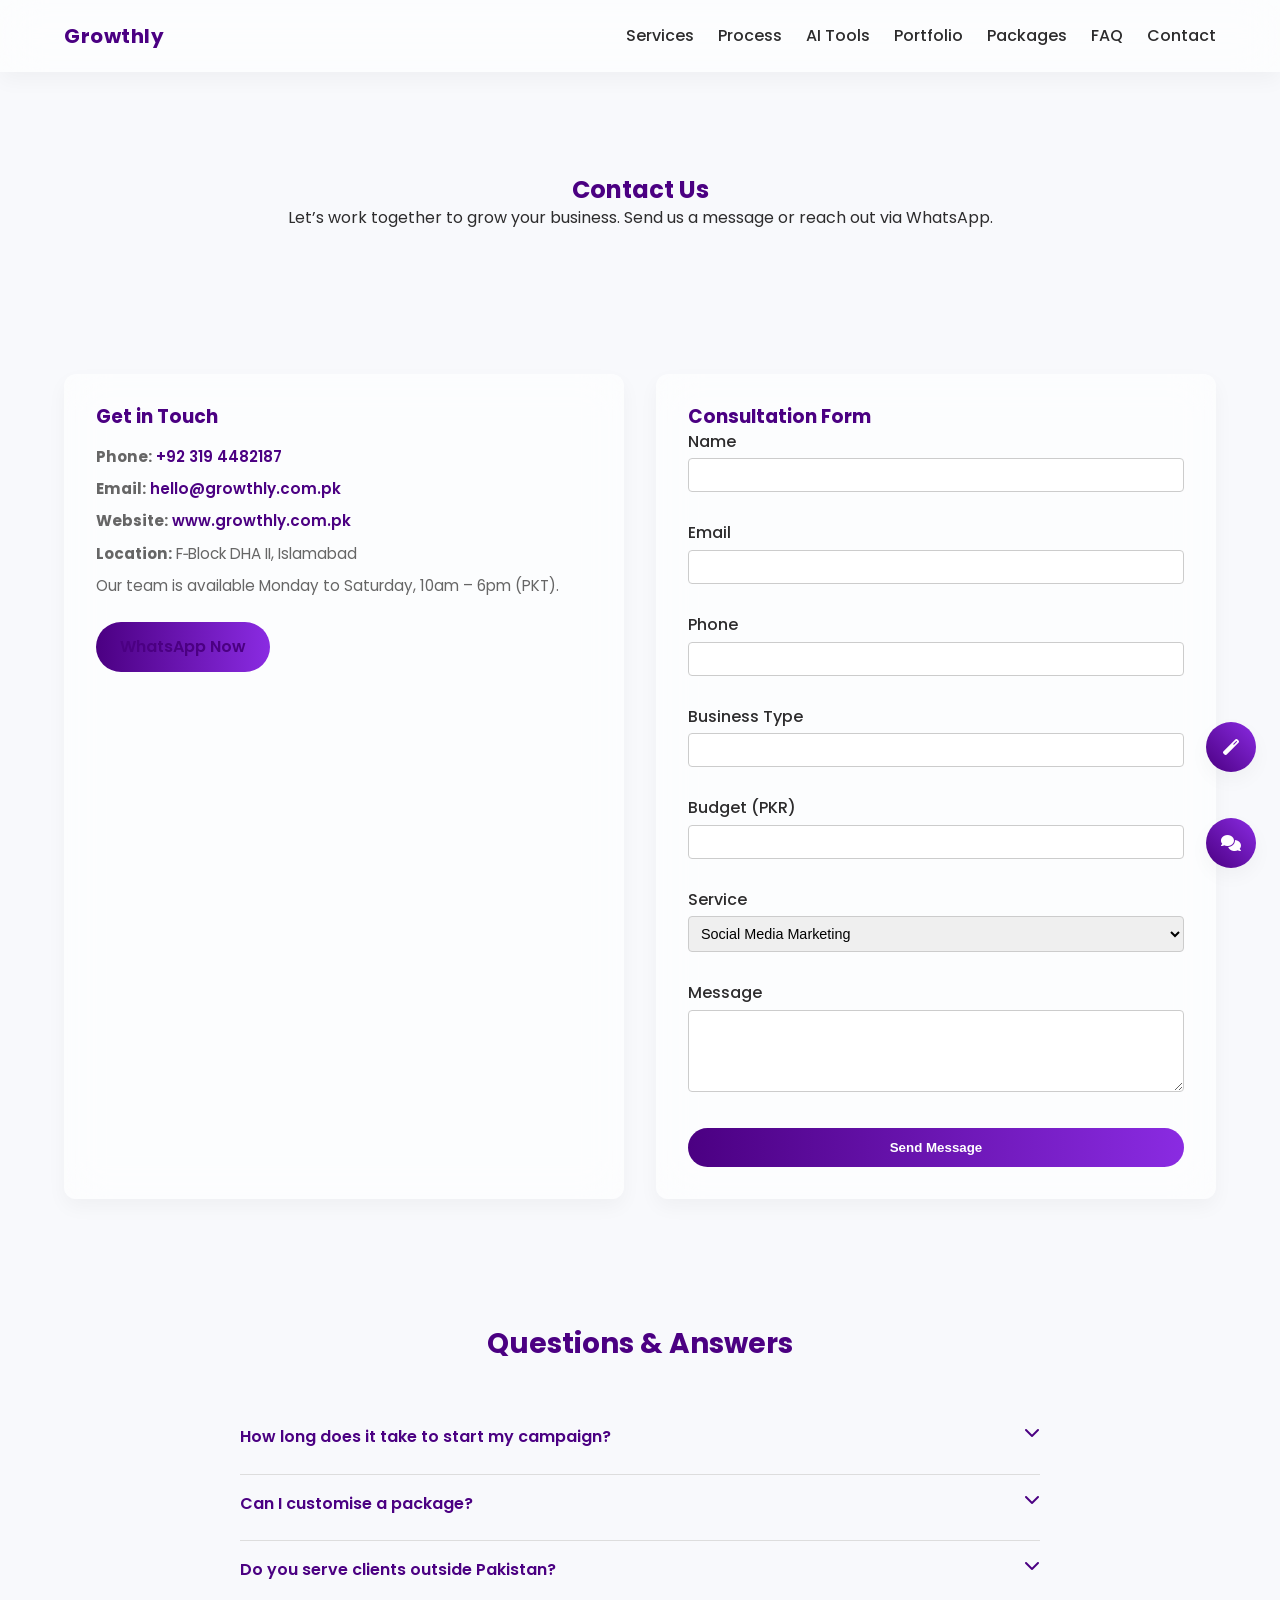
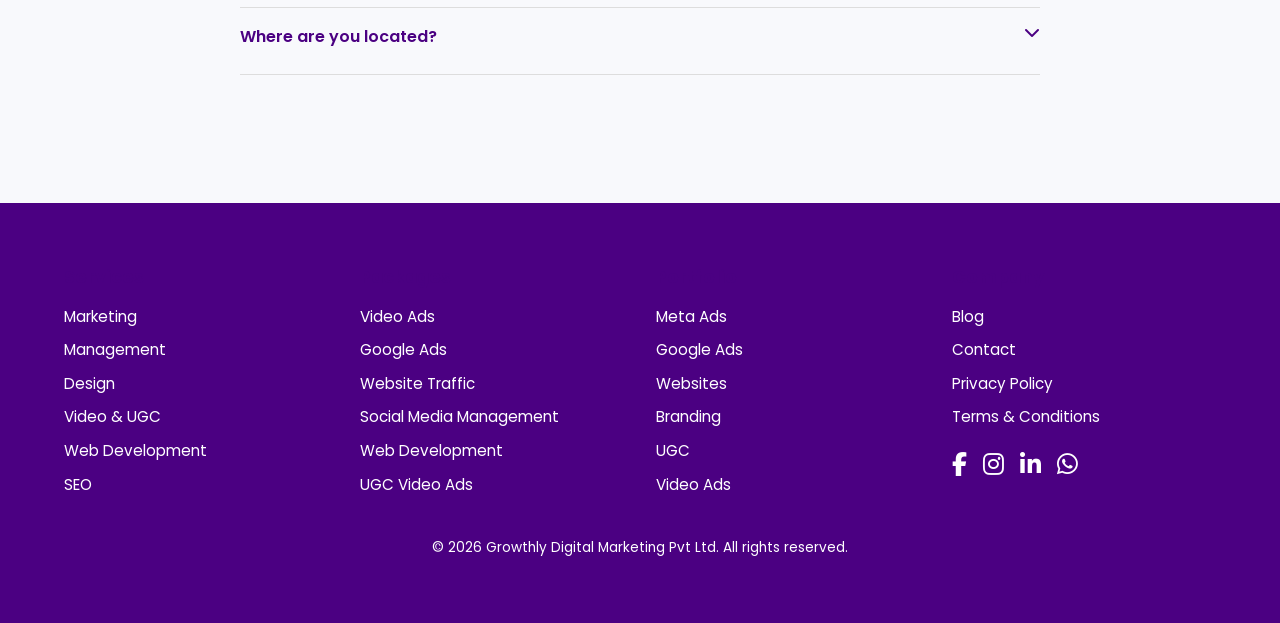
<file: contact.html>
<!DOCTYPE html>
<html lang="en">
<head>
  <meta charset="UTF-8">
  <meta name="viewport" content="width=device-width, initial-scale=1.0">
  <title>Contact | Growthly Digital Marketing Pvt Ltd</title>
  <link href="https://fonts.googleapis.com/css2?family=Poppins:wght@400;500;600;700&family=Inter:wght@400;500;700&display=swap" rel="stylesheet">
  <link rel="stylesheet" href="https://cdnjs.cloudflare.com/ajax/libs/font-awesome/6.5.0/css/all.min.css" integrity="sha512-kiCpzzmJB6WM8vi2w9l9zrERfa6hCndgGS+xwbVg6JyNm6GHsryV6BDtsIStBHROQEM0uQ2ZfZqgSr2w+B6MeQ==" crossorigin="anonymous" referrerpolicy="no-referrer" />
  <link rel="stylesheet" href="style.css">
  <style>
    .contact-grid {
      display: grid;
      gap: 2rem;
      grid-template-columns: repeat(auto-fit, minmax(320px, 1fr));
    }
    .contact-info {
      background: var(--glass-bg);
      backdrop-filter: blur(var(--glass-blur));
      padding: 2rem;
      border-radius: var(--border-radius);
      box-shadow: var(--shadow);
    }
    .contact-info h3 {
      margin-bottom: 1rem;
      color: var(--color-primary);
    }
    .contact-info p {
      font-size: 0.95rem;
      color: var(--color-text-muted);
      margin-bottom: 0.5rem;
    }
    .contact-info a {
      color: var(--color-primary);
      font-weight: 600;
    }
    .contact-form {
      background: var(--glass-bg);
      backdrop-filter: blur(var(--glass-blur));
      padding: 2rem;
      border-radius: var(--border-radius);
      box-shadow: var(--shadow);
    }
    .contact-form form label {
      display: block;
      margin-bottom: 0.75rem;
      font-weight: 500;
    }
    .contact-form form input,
    .contact-form form select,
    .contact-form form textarea {
      width: 100%;
      padding: 0.5rem;
      border: 1px solid #ccc;
      border-radius: 4px;
      margin-top: 0.25rem;
      margin-bottom: 1rem;
      font-size: 0.9rem;
    }
    .contact-form form button {
      width: 100%;
      padding: 0.75rem;
      border: none;
      border-radius: 30px;
      background: linear-gradient(90deg, var(--color-primary), var(--color-secondary));
      color: var(--color-white);
      font-weight: 600;
      cursor: pointer;
      transition: box-shadow var(--transition);
    }
    .contact-form form button:hover {
      box-shadow: 0 6px 15px rgba(0,0,0,0.15);
    }
  </style>
</head>
<body>
  <header>
    <div class="container nav-wrapper">
      <div class="logo">Growthly</div>
      <nav>
        <ul class="nav-menu">
          <li><a href="index.html#services">Services</a></li>
          <li><a href="index.html#process">Process</a></li>
          <li><a href="index.html#ai">AI Tools</a></li>
          <li><a href="index.html#portfolio">Portfolio</a></li>
          <li><a href="index.html#packages">Packages</a></li>
          <li><a href="index.html#faq">FAQ</a></li>
          <li><a href="#">Contact</a></li>
        </ul>
      </nav>
      <div class="hamburger"><span></span><span></span><span></span></div>
    </div>
    <div class="mobile-menu">
      <div class="close-btn"><i class="fas fa-times"></i></div>
      <ul>
        <li><a href="index.html#services">Services</a></li>
        <li><a href="index.html#process">Process</a></li>
        <li><a href="index.html#ai">AI Tools</a></li>
        <li><a href="index.html#portfolio">Portfolio</a></li>
        <li><a href="index.html#packages">Packages</a></li>
        <li><a href="index.html#faq">FAQ</a></li>
        <li><a href="#">Contact</a></li>
      </ul>
      <div class="cta-buttons">
        <a href="index.html#packages" class="btn btn-primary">View Packages</a>
        <a href="#" class="btn btn-outline">Book Consultation</a>
        <a href="https://wa.me/923194482187" class="btn btn-primary" target="_blank">WhatsApp Now</a>
      </div>
    </div>
  </header>

  <!-- Contact Hero -->
  <section class="section" style="padding-top: calc(var(--nav-height) + 2rem);">
    <div class="container text-center">
      <h1>Contact Us</h1>
      <p>Let’s work together to grow your business. Send us a message or reach out via WhatsApp.</p>
    </div>
  </section>

  <!-- Contact Content -->
  <section class="section">
    <div class="container contact-grid">
      <div class="contact-info reveal">
        <h3>Get in Touch</h3>
        <p><strong>Phone:</strong> <a href="tel:+923194482187">+92 319 4482187</a></p>
        <p><strong>Email:</strong> <a href="mailto:hello@growthly.com.pk">hello@growthly.com.pk</a></p>
        <p><strong>Website:</strong> <a href="https://www.growthly.com.pk" target="_blank">www.growthly.com.pk</a></p>
        <p><strong>Location:</strong> F‑Block DHA II, Islamabad</p>
        <p>Our team is available Monday to Saturday, 10am – 6pm (PKT).</p>
        <a href="https://wa.me/923194482187" class="btn btn-primary" target="_blank" style="margin-top:1rem;display:inline-block;">WhatsApp Now</a>
      </div>
      <div class="contact-form reveal">
        <h3>Consultation Form</h3>
        <form id="contactForm">
          <label>Name
            <input type="text" name="name" required>
          </label>
          <label>Email
            <input type="email" name="email" required>
          </label>
          <label>Phone
            <input type="tel" name="phone" required>
          </label>
          <label>Business Type
            <input type="text" name="business_type" required>
          </label>
          <label>Budget (PKR)
            <input type="number" name="budget" required>
          </label>
          <label>Service
            <select name="service" required>
              <option value="Social Media Marketing">Social Media Marketing</option>
              <option value="Social Media Management">Social Media Management</option>
              <option value="Graphics Designing">Graphics Designing</option>
              <option value="Video & UGC">Video & UGC</option>
              <option value="Website Development">Website Development</option>
              <option value="App Development">App Development</option>
              <option value="SEO Services">SEO Services</option>
              <option value="Monetization Services">Monetization Services</option>
            </select>
          </label>
          <label>Message
            <textarea name="message" rows="4" required></textarea>
          </label>
          <button type="submit">Send Message</button>
        </form>
      </div>
    </div>
  </section>

  <!-- FAQ on Contact page -->
  <section class="section" id="faq">
    <h2 class="section-title">Questions & Answers</h2>
    <div class="faq">
      <div class="faq-item">
        <div class="faq-question">How long does it take to start my campaign?<i class="fas fa-chevron-down"></i></div>
        <div class="faq-answer"><p>Once we receive your requirements and payment, campaigns typically go live within 3–5 business days.</p></div>
      </div>
      <div class="faq-item">
        <div class="faq-question">Can I customise a package?<i class="fas fa-chevron-down"></i></div>
        <div class="faq-answer"><p>Absolutely! We can tailor any package to suit your business needs and budget.</p></div>
      </div>
      <div class="faq-item">
        <div class="faq-question">Do you serve clients outside Pakistan?<i class="fas fa-chevron-down"></i></div>
        <div class="faq-answer"><p>Yes, Growthly serves both Pakistani and international clients. Payments are accepted in PKR.</p></div>
      </div>
      <div class="faq-item">
        <div class="faq-question">Where are you located?<i class="fas fa-chevron-down"></i></div>
        <div class="faq-answer"><p>We are based in F‑Block DHA II, Islamabad and serve clients worldwide through our digital platforms.</p></div>
      </div>
    </div>
  </section>

  <!-- Footer -->
  <footer>
    <div class="container footer-grid">
      <div>
        <h4>Services</h4>
        <ul>
          <li><a href="index.html#services">Marketing</a></li>
          <li><a href="index.html#services">Management</a></li>
          <li><a href="index.html#services">Design</a></li>
          <li><a href="index.html#services">Video & UGC</a></li>
          <li><a href="index.html#services">Web Development</a></li>
          <li><a href="index.html#services">SEO</a></li>
        </ul>
      </div>
      <div>
        <h4>Packages</h4>
        <ul>
          <li><a href="packages.html">Video Ads</a></li>
          <li><a href="packages.html">Google Ads</a></li>
          <li><a href="packages.html">Website Traffic</a></li>
          <li><a href="packages.html">Social Media Management</a></li>
          <li><a href="packages.html">Web Development</a></li>
          <li><a href="packages.html">UGC Video Ads</a></li>
        </ul>
      </div>
      <div>
        <h4>Portfolio</h4>
        <ul>
          <li><a href="portfolio.html#portfolio">Meta Ads</a></li>
          <li><a href="portfolio.html#portfolio">Google Ads</a></li>
          <li><a href="portfolio.html#portfolio">Websites</a></li>
          <li><a href="portfolio.html#portfolio">Branding</a></li>
          <li><a href="portfolio.html#portfolio">UGC</a></li>
          <li><a href="portfolio.html#portfolio">Video Ads</a></li>
        </ul>
      </div>
      <div>
        <h4>Company</h4>
        <ul>
          <li><a href="blog.html">Blog</a></li>
          <li><a href="contact.html">Contact</a></li>
          <li><a href="privacy-policy.html">Privacy Policy</a></li>
          <li><a href="terms.html">Terms & Conditions</a></li>
        </ul>
        <div class="social-icons">
          <a href="https://www.facebook.com/growthlydigital" target="_blank"><i class="fab fa-facebook-f"></i></a>
          <a href="https://www.instagram.com/growthlydigital" target="_blank"><i class="fab fa-instagram"></i></a>
          <a href="https://www.linkedin.com/company/growthlydigital" target="_blank"><i class="fab fa-linkedin-in"></i></a>
          <a href="https://wa.me/923194482187" target="_blank"><i class="fab fa-whatsapp"></i></a>
        </div>
      </div>
    </div>
    <div class="container" style="margin-top:2rem;text-align:center;font-size:0.85rem;">
      &copy; 2026 Growthly Digital Marketing Pvt Ltd. All rights reserved.
    </div>
  </footer>

  <!-- Floating buttons and popups -->
  <div class="floating-chat"><i class="fas fa-comments"></i></div>
  <div class="chatbox">
    <div class="chatbox-header">AI Assistant<span class="close">&times;</span></div>
    <div class="chatbox-body"></div>
    <div class="chatbox-footer">
      <input type="text" placeholder="Type your message...">
      <button type="button">Send</button>
    </div>
  </div>
  <div class="floating-generator" style="bottom:8rem;"><i class="fas fa-magic"></i></div>
  <div class="generator-box">
    <div class="generator-header">AI Ad Idea Generator<span class="close">&times;</span></div>
    <div class="generator-body">
      <form>
        <label>Business Name<br><input type="text" name="business" required></label><br><br>
        <label>Industry<br><input type="text" name="industry" required></label><br><br>
        <label>Product/Service<br><input type="text" name="service" required></label><br><br>
        <label>Target Audience<br><input type="text" name="audience" required></label><br><br>
        <label>Budget (PKR)<br><input type="number" name="budget" required></label><br><br>
        <label>Platform<br><select name="platform" required>
          <option value="Meta Ads">Meta Ads</option>
          <option value="Google Ads">Google Ads</option>
          <option value="YouTube Ads">YouTube Ads</option>
          <option value="TikTok Ads">TikTok Ads</option>
        </select></label><br><br>
        <label>Goal<br><input type="text" name="goal" placeholder="e.g., increase sales" required></label><br><br>
        <label>Tone<br><input type="text" name="tone" placeholder="e.g., friendly" required></label><br><br>
        <button type="submit" class="btn btn-primary" style="width:100%;">Generate Idea</button>
      </form>
      <div class="generator-results" style="margin-top:1rem;"></div>
    </div>
    <div class="generator-footer"></div>
  </div>

  <script src="script.js"></script>
</body>
</html>
</file>
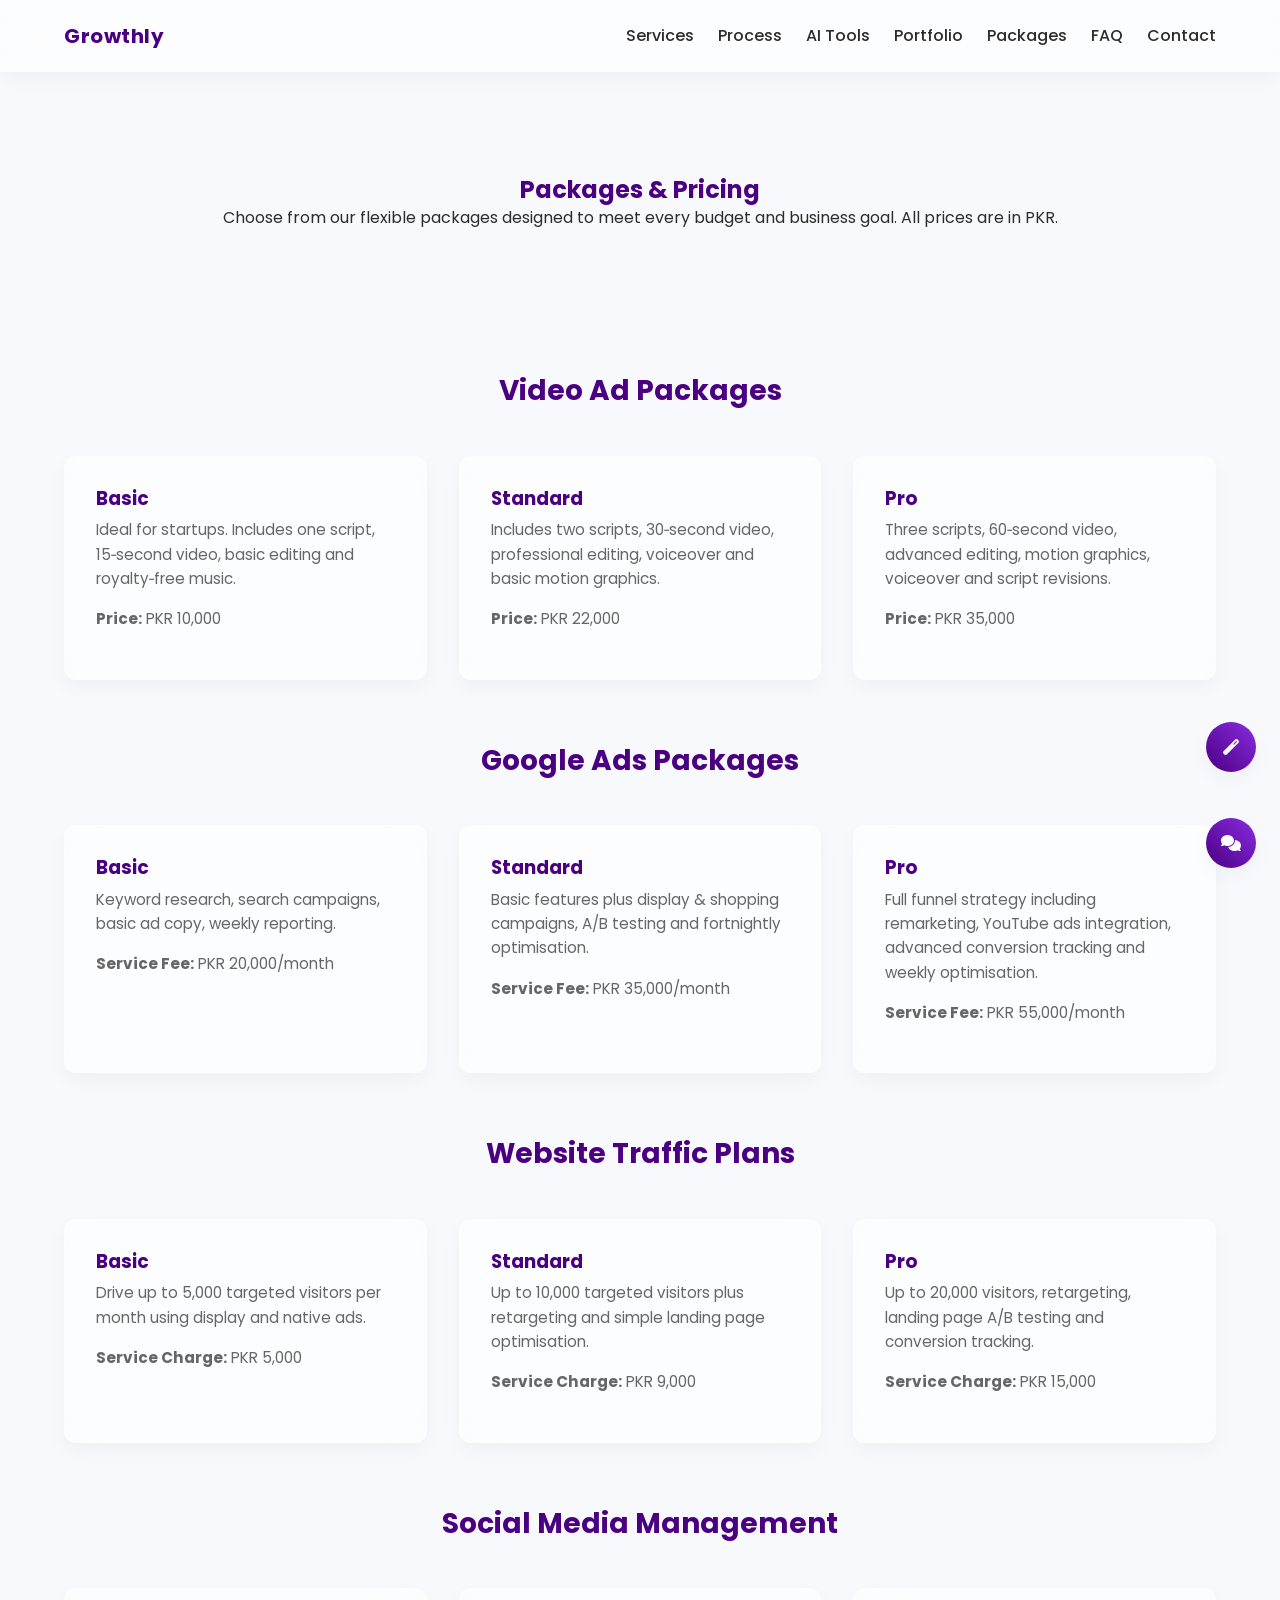
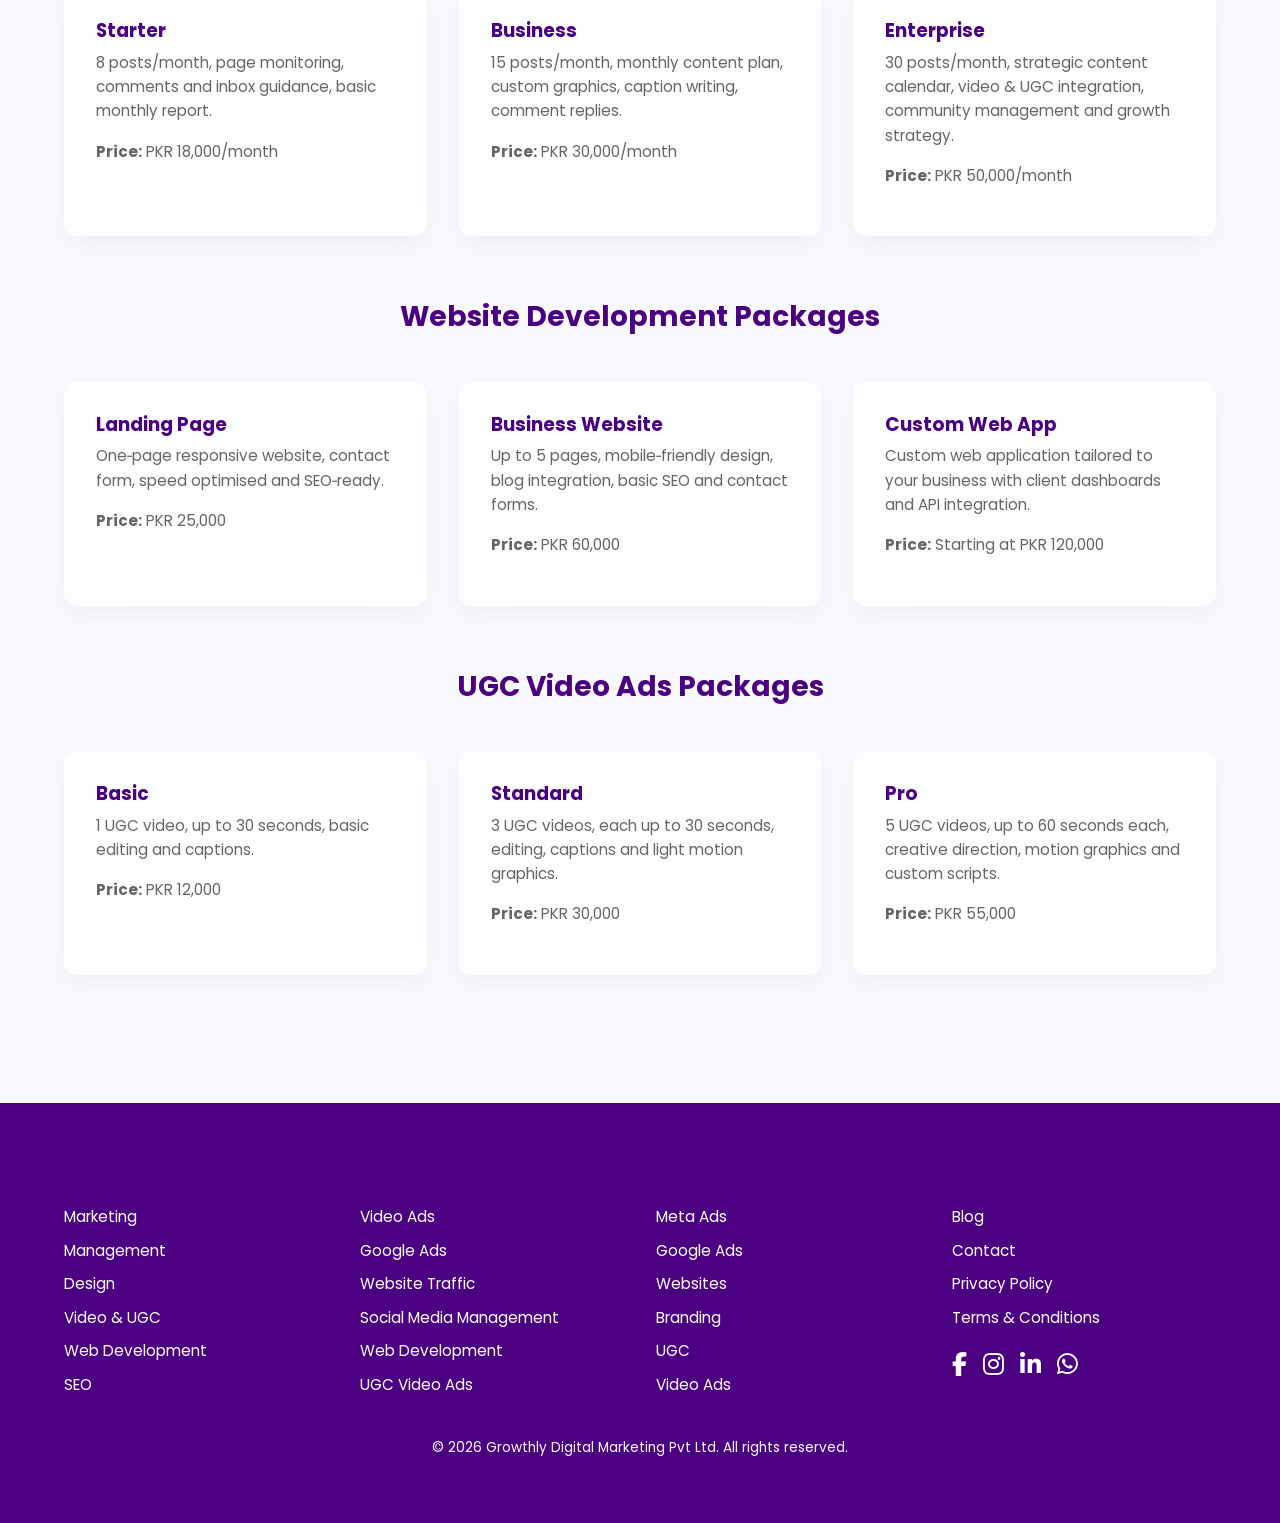
<file: packages.html>
<!DOCTYPE html>
<html lang="en">
<head>
  <meta charset="UTF-8">
  <meta name="viewport" content="width=device-width, initial-scale=1.0">
  <title>Packages | Growthly Digital Marketing Pvt Ltd</title>
  <link href="https://fonts.googleapis.com/css2?family=Poppins:wght@400;500;600;700&family=Inter:wght@400;500;700&display=swap" rel="stylesheet">
  <link rel="stylesheet" href="https://cdnjs.cloudflare.com/ajax/libs/font-awesome/6.5.0/css/all.min.css" integrity="sha512-kiCpzzmJB6WM8vi2w9l9zrERfa6hCndgGS+xwbVg6JyNm6GHsryV6BDtsIStBHROQEM0uQ2ZfZqgSr2w+B6MeQ==" crossorigin="anonymous" referrerpolicy="no-referrer" />
  <link rel="stylesheet" href="style.css">
</head>
<body>
  <!-- Header -->
  <header>
    <div class="container nav-wrapper">
      <div class="logo">Growthly</div>
      <nav>
        <ul class="nav-menu">
          <li><a href="index.html#services">Services</a></li>
          <li><a href="index.html#process">Process</a></li>
          <li><a href="index.html#ai">AI Tools</a></li>
          <li><a href="index.html#portfolio">Portfolio</a></li>
          <li><a href="#packages">Packages</a></li>
          <li><a href="index.html#faq">FAQ</a></li>
          <li><a href="contact.html">Contact</a></li>
        </ul>
      </nav>
      <div class="hamburger">
        <span></span><span></span><span></span>
      </div>
    </div>
    <div class="mobile-menu">
      <div class="close-btn"><i class="fas fa-times"></i></div>
      <ul>
        <li><a href="index.html#services">Services</a></li>
        <li><a href="index.html#process">Process</a></li>
        <li><a href="index.html#ai">AI Tools</a></li>
        <li><a href="index.html#portfolio">Portfolio</a></li>
        <li><a href="#packages">Packages</a></li>
        <li><a href="index.html#faq">FAQ</a></li>
        <li><a href="contact.html">Contact</a></li>
      </ul>
      <div class="cta-buttons">
        <a href="#" class="btn btn-primary">View Packages</a>
        <a href="contact.html" class="btn btn-outline">Book Consultation</a>
        <a href="https://wa.me/923194482187" class="btn btn-primary" target="_blank">WhatsApp Now</a>
      </div>
    </div>
  </header>

  <!-- Hero Section -->
  <section class="section" style="padding-top: calc(var(--nav-height) + 2rem);">
    <div class="container text-center">
      <h1>Packages & Pricing</h1>
      <p>Choose from our flexible packages designed to meet every budget and business goal. All prices are in PKR.</p>
    </div>
  </section>

  <!-- Pricing Tables -->
  <section class="section" id="packages">
    <h2 class="section-title">Video Ad Packages</h2>
    <div class="container cards">
      <div class="card reveal">
        <h3>Basic</h3>
        <p>Ideal for startups. Includes one script, 15‑second video, basic editing and royalty‑free music.</p>
        <p><strong>Price:</strong> PKR 10,000</p>
      </div>
      <div class="card reveal">
        <h3>Standard</h3>
        <p>Includes two scripts, 30‑second video, professional editing, voiceover and basic motion graphics.</p>
        <p><strong>Price:</strong> PKR 22,000</p>
      </div>
      <div class="card reveal">
        <h3>Pro</h3>
        <p>Three scripts, 60‑second video, advanced editing, motion graphics, voiceover and script revisions.</p>
        <p><strong>Price:</strong> PKR 35,000</p>
      </div>
    </div>
    
    <h2 class="section-title" style="margin-top:4rem;">Google Ads Packages</h2>
    <div class="container cards">
      <div class="card reveal">
        <h3>Basic</h3>
        <p>Keyword research, search campaigns, basic ad copy, weekly reporting.</p>
        <p><strong>Service Fee:</strong> PKR 20,000/month</p>
      </div>
      <div class="card reveal">
        <h3>Standard</h3>
        <p>Basic features plus display & shopping campaigns, A/B testing and fortnightly optimisation.</p>
        <p><strong>Service Fee:</strong> PKR 35,000/month</p>
      </div>
      <div class="card reveal">
        <h3>Pro</h3>
        <p>Full funnel strategy including remarketing, YouTube ads integration, advanced conversion tracking and weekly optimisation.</p>
        <p><strong>Service Fee:</strong> PKR 55,000/month</p>
      </div>
    </div>
    
    <h2 class="section-title" style="margin-top:4rem;">Website Traffic Plans</h2>
    <div class="container cards">
      <div class="card reveal">
        <h3>Basic</h3>
        <p>Drive up to 5,000 targeted visitors per month using display and native ads.</p>
        <p><strong>Service Charge:</strong> PKR 5,000</p>
      </div>
      <div class="card reveal">
        <h3>Standard</h3>
        <p>Up to 10,000 targeted visitors plus retargeting and simple landing page optimisation.</p>
        <p><strong>Service Charge:</strong> PKR 9,000</p>
      </div>
      <div class="card reveal">
        <h3>Pro</h3>
        <p>Up to 20,000 visitors, retargeting, landing page A/B testing and conversion tracking.</p>
        <p><strong>Service Charge:</strong> PKR 15,000</p>
      </div>
    </div>
    
    <h2 class="section-title" style="margin-top:4rem;">Social Media Management</h2>
    <div class="container cards">
      <div class="card reveal">
        <h3>Starter</h3>
        <p>8 posts/month, page monitoring, comments and inbox guidance, basic monthly report.</p>
        <p><strong>Price:</strong> PKR 18,000/month</p>
      </div>
      <div class="card reveal">
        <h3>Business</h3>
        <p>15 posts/month, monthly content plan, custom graphics, caption writing, comment replies.</p>
        <p><strong>Price:</strong> PKR 30,000/month</p>
      </div>
      <div class="card reveal">
        <h3>Enterprise</h3>
        <p>30 posts/month, strategic content calendar, video & UGC integration, community management and growth strategy.</p>
        <p><strong>Price:</strong> PKR 50,000/month</p>
      </div>
    </div>
    
    <h2 class="section-title" style="margin-top:4rem;">Website Development Packages</h2>
    <div class="container cards">
      <div class="card reveal">
        <h3>Landing Page</h3>
        <p>One‑page responsive website, contact form, speed optimised and SEO‑ready.</p>
        <p><strong>Price:</strong> PKR 25,000</p>
      </div>
      <div class="card reveal">
        <h3>Business Website</h3>
        <p>Up to 5 pages, mobile‑friendly design, blog integration, basic SEO and contact forms.</p>
        <p><strong>Price:</strong> PKR 60,000</p>
      </div>
      <div class="card reveal">
        <h3>Custom Web App</h3>
        <p>Custom web application tailored to your business with client dashboards and API integration.</p>
        <p><strong>Price:</strong> Starting at PKR 120,000</p>
      </div>
    </div>
    
    <h2 class="section-title" style="margin-top:4rem;">UGC Video Ads Packages</h2>
    <div class="container cards">
      <div class="card reveal">
        <h3>Basic</h3>
        <p>1 UGC video, up to 30 seconds, basic editing and captions.</p>
        <p><strong>Price:</strong> PKR 12,000</p>
      </div>
      <div class="card reveal">
        <h3>Standard</h3>
        <p>3 UGC videos, each up to 30 seconds, editing, captions and light motion graphics.</p>
        <p><strong>Price:</strong> PKR 30,000</p>
      </div>
      <div class="card reveal">
        <h3>Pro</h3>
        <p>5 UGC videos, up to 60 seconds each, creative direction, motion graphics and custom scripts.</p>
        <p><strong>Price:</strong> PKR 55,000</p>
      </div>
    </div>
  </section>

  <!-- Footer -->
  <footer>
    <div class="container footer-grid">
      <div>
        <h4>Services</h4>
        <ul>
          <li><a href="index.html#services">Marketing</a></li>
          <li><a href="index.html#services">Management</a></li>
          <li><a href="index.html#services">Design</a></li>
          <li><a href="index.html#services">Video & UGC</a></li>
          <li><a href="index.html#services">Web Development</a></li>
          <li><a href="index.html#services">SEO</a></li>
        </ul>
      </div>
      <div>
        <h4>Packages</h4>
        <ul>
          <li><a href="#packages">Video Ads</a></li>
          <li><a href="#packages">Google Ads</a></li>
          <li><a href="#packages">Website Traffic</a></li>
          <li><a href="#packages">Social Media Management</a></li>
          <li><a href="#packages">Web Development</a></li>
          <li><a href="#packages">UGC Video Ads</a></li>
        </ul>
      </div>
      <div>
        <h4>Portfolio</h4>
        <ul>
          <li><a href="portfolio.html">Meta Ads</a></li>
          <li><a href="portfolio.html">Google Ads</a></li>
          <li><a href="portfolio.html">Websites</a></li>
          <li><a href="portfolio.html">Branding</a></li>
          <li><a href="portfolio.html">UGC</a></li>
          <li><a href="portfolio.html">Video Ads</a></li>
        </ul>
      </div>
      <div>
        <h4>Company</h4>
        <ul>
          <li><a href="blog.html">Blog</a></li>
          <li><a href="contact.html">Contact</a></li>
          <li><a href="privacy-policy.html">Privacy Policy</a></li>
          <li><a href="terms.html">Terms & Conditions</a></li>
        </ul>
        <div class="social-icons">
          <a href="https://www.facebook.com/growthlydigital" target="_blank"><i class="fab fa-facebook-f"></i></a>
          <a href="https://www.instagram.com/growthlydigital" target="_blank"><i class="fab fa-instagram"></i></a>
          <a href="https://www.linkedin.com/company/growthlydigital" target="_blank"><i class="fab fa-linkedin-in"></i></a>
          <a href="https://wa.me/923194482187" target="_blank"><i class="fab fa-whatsapp"></i></a>
        </div>
      </div>
    </div>
    <div class="container" style="margin-top:2rem;text-align:center;font-size:0.85rem;">
      &copy; 2026 Growthly Digital Marketing Pvt Ltd. All rights reserved.
    </div>
  </footer>

  <!-- Floating buttons and popups reused -->
  <div class="floating-chat"><i class="fas fa-comments"></i></div>
  <div class="chatbox">
    <div class="chatbox-header">AI Assistant<span class="close">&times;</span></div>
    <div class="chatbox-body"></div>
    <div class="chatbox-footer">
      <input type="text" placeholder="Type your message...">
      <button type="button">Send</button>
    </div>
  </div>
  <div class="floating-generator" style="bottom:8rem;"><i class="fas fa-magic"></i></div>
  <div class="generator-box">
    <div class="generator-header">AI Ad Idea Generator<span class="close">&times;</span></div>
    <div class="generator-body">
      <form>
        <label>Business Name<br><input type="text" name="business" required></label><br><br>
        <label>Industry<br><input type="text" name="industry" required></label><br><br>
        <label>Product/Service<br><input type="text" name="service" required></label><br><br>
        <label>Target Audience<br><input type="text" name="audience" required></label><br><br>
        <label>Budget (PKR)<br><input type="number" name="budget" required></label><br><br>
        <label>Platform<br><select name="platform" required>
          <option value="Meta Ads">Meta Ads</option>
          <option value="Google Ads">Google Ads</option>
          <option value="YouTube Ads">YouTube Ads</option>
          <option value="TikTok Ads">TikTok Ads</option>
        </select></label><br><br>
        <label>Goal<br><input type="text" name="goal" placeholder="e.g., increase sales" required></label><br><br>
        <label>Tone<br><input type="text" name="tone" placeholder="e.g., friendly" required></label><br><br>
        <button type="submit" class="btn btn-primary" style="width:100%;">Generate Idea</button>
      </form>
      <div class="generator-results" style="margin-top:1rem;"></div>
    </div>
    <div class="generator-footer"></div>
  </div>

  <script src="script.js"></script>
</body>
</html>
</file>
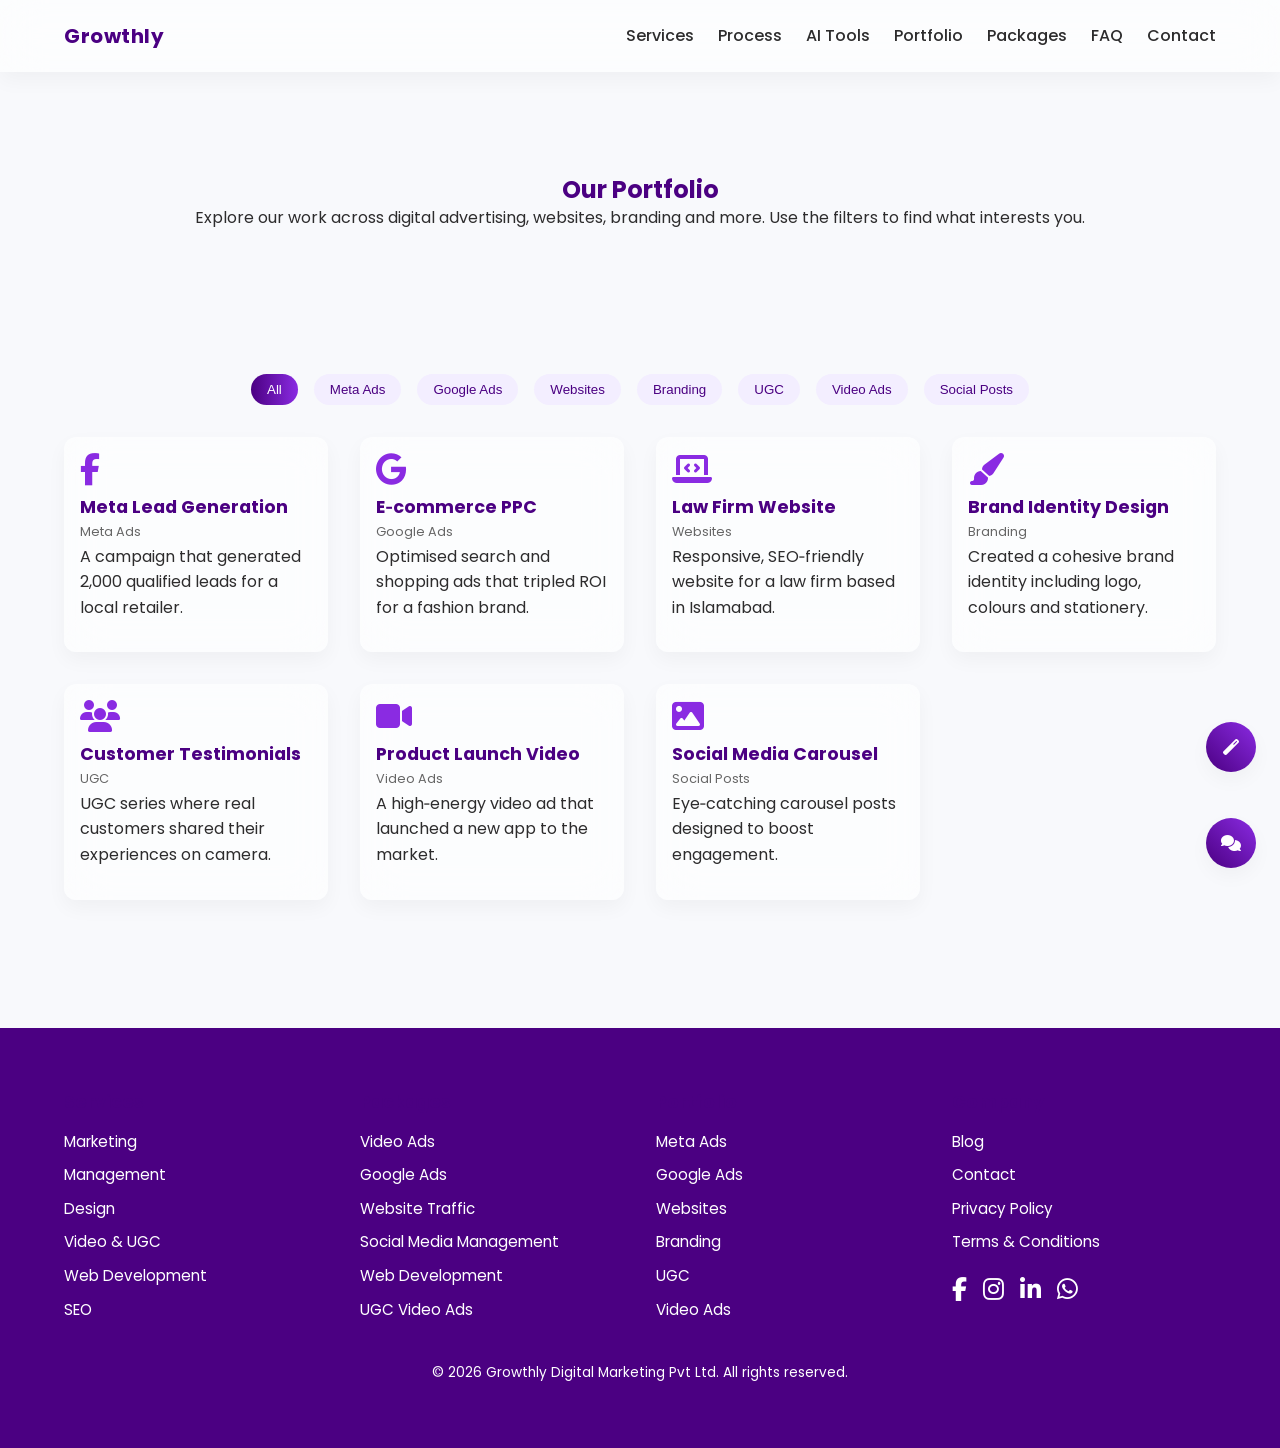
<file: portfolio.html>
<!DOCTYPE html>
<html lang="en">
<head>
  <meta charset="UTF-8">
  <meta name="viewport" content="width=device-width, initial-scale=1.0">
  <title>Portfolio | Growthly Digital Marketing Pvt Ltd</title>
  <link href="https://fonts.googleapis.com/css2?family=Poppins:wght@400;500;600;700&family=Inter:wght@400;500;700&display=swap" rel="stylesheet">
  <link rel="stylesheet" href="https://cdnjs.cloudflare.com/ajax/libs/font-awesome/6.5.0/css/all.min.css" integrity="sha512-kiCpzzmJB6WM8vi2w9l9zrERfa6hCndgGS+xwbVg6JyNm6GHsryV6BDtsIStBHROQEM0uQ2ZfZqgSr2w+B6MeQ==" crossorigin="anonymous" referrerpolicy="no-referrer" />
  <link rel="stylesheet" href="style.css">
  <style>
    /* Inline styles for portfolio filter */
    .filters {
      display: flex;
      flex-wrap: wrap;
      gap: 1rem;
      justify-content: center;
      margin-bottom: 2rem;
    }
    .filters button {
      padding: 0.5rem 1rem;
      border: none;
      border-radius: 20px;
      background: var(--color-light-alt);
      color: var(--color-primary);
      cursor: pointer;
      font-weight: 500;
      transition: background var(--transition);
    }
    .filters button.active {
      background: linear-gradient(90deg, var(--color-primary), var(--color-secondary));
      color: var(--color-white);
    }
    .portfolio-items {
      display: grid;
      gap: 2rem;
      grid-template-columns: repeat(auto-fit, minmax(260px, 1fr));
    }
    .portfolio-item {
      position: relative;
      border-radius: var(--border-radius);
      overflow: hidden;
      box-shadow: var(--shadow);
      background: var(--glass-bg);
      backdrop-filter: blur(var(--glass-blur));
      padding: 1rem;
    }
    .portfolio-item h4 {
      margin-top: 0.5rem;
      color: var(--color-primary);
      font-size: 1.1rem;
    }
    .portfolio-item span {
      font-size: 0.8rem;
      color: var(--color-text-muted);
    }
  </style>
</head>
<body>
  <!-- Header -->
  <header>
    <div class="container nav-wrapper">
      <div class="logo">Growthly</div>
      <nav>
        <ul class="nav-menu">
          <li><a href="index.html#services">Services</a></li>
          <li><a href="index.html#process">Process</a></li>
          <li><a href="index.html#ai">AI Tools</a></li>
          <li><a href="#portfolio">Portfolio</a></li>
          <li><a href="index.html#packages">Packages</a></li>
          <li><a href="index.html#faq">FAQ</a></li>
          <li><a href="contact.html">Contact</a></li>
        </ul>
      </nav>
      <div class="hamburger"><span></span><span></span><span></span></div>
    </div>
    <div class="mobile-menu">
      <div class="close-btn"><i class="fas fa-times"></i></div>
      <ul>
        <li><a href="index.html#services">Services</a></li>
        <li><a href="index.html#process">Process</a></li>
        <li><a href="index.html#ai">AI Tools</a></li>
        <li><a href="#portfolio">Portfolio</a></li>
        <li><a href="index.html#packages">Packages</a></li>
        <li><a href="index.html#faq">FAQ</a></li>
        <li><a href="contact.html">Contact</a></li>
      </ul>
      <div class="cta-buttons">
        <a href="index.html#packages" class="btn btn-primary">View Packages</a>
        <a href="contact.html" class="btn btn-outline">Book Consultation</a>
        <a href="https://wa.me/923194482187" class="btn btn-primary" target="_blank">WhatsApp Now</a>
      </div>
    </div>
  </header>
  
  <!-- Hero -->
  <section class="section" style="padding-top: calc(var(--nav-height) + 2rem);">
    <div class="container text-center">
      <h1>Our Portfolio</h1>
      <p>Explore our work across digital advertising, websites, branding and more. Use the filters to find what interests you.</p>
    </div>
  </section>

  <!-- Filters -->
  <section class="section" id="portfolio">
    <div class="container">
      <div class="filters">
        <button class="active" data-filter="all">All</button>
        <button data-filter="meta">Meta Ads</button>
        <button data-filter="google">Google Ads</button>
        <button data-filter="web">Websites</button>
        <button data-filter="branding">Branding</button>
        <button data-filter="ugc">UGC</button>
        <button data-filter="video">Video Ads</button>
        <button data-filter="social">Social Posts</button>
      </div>
      <div class="portfolio-items">
        <!-- Example items; in real use these would be populated dynamically or via CMS -->
        <div class="portfolio-item reveal" data-category="meta">
          <i class="fab fa-facebook-f fa-2x" style="color: var(--color-secondary);"></i>
          <h4>Meta Lead Generation</h4>
          <span>Meta Ads</span>
          <p>A campaign that generated 2,000 qualified leads for a local retailer.</p>
        </div>
        <div class="portfolio-item reveal" data-category="google">
          <i class="fab fa-google fa-2x" style="color: var(--color-secondary);"></i>
          <h4>E‑commerce PPC</h4>
          <span>Google Ads</span>
          <p>Optimised search and shopping ads that tripled ROI for a fashion brand.</p>
        </div>
        <div class="portfolio-item reveal" data-category="web">
          <i class="fas fa-laptop-code fa-2x" style="color: var(--color-secondary);"></i>
          <h4>Law Firm Website</h4>
          <span>Websites</span>
          <p>Responsive, SEO‑friendly website for a law firm based in Islamabad.</p>
        </div>
        <div class="portfolio-item reveal" data-category="branding">
          <i class="fas fa-paint-brush fa-2x" style="color: var(--color-secondary);"></i>
          <h4>Brand Identity Design</h4>
          <span>Branding</span>
          <p>Created a cohesive brand identity including logo, colours and stationery.</p>
        </div>
        <div class="portfolio-item reveal" data-category="ugc">
          <i class="fas fa-users fa-2x" style="color: var(--color-secondary);"></i>
          <h4>Customer Testimonials</h4>
          <span>UGC</span>
          <p>UGC series where real customers shared their experiences on camera.</p>
        </div>
        <div class="portfolio-item reveal" data-category="video">
          <i class="fas fa-video fa-2x" style="color: var(--color-secondary);"></i>
          <h4>Product Launch Video</h4>
          <span>Video Ads</span>
          <p>A high‑energy video ad that launched a new app to the market.</p>
        </div>
        <div class="portfolio-item reveal" data-category="social">
          <i class="fas fa-image fa-2x" style="color: var(--color-secondary);"></i>
          <h4>Social Media Carousel</h4>
          <span>Social Posts</span>
          <p>Eye‑catching carousel posts designed to boost engagement.</p>
        </div>
      </div>
    </div>
  </section>

  <!-- Footer -->
  <footer>
    <div class="container footer-grid">
      <div>
        <h4>Services</h4>
        <ul>
          <li><a href="index.html#services">Marketing</a></li>
          <li><a href="index.html#services">Management</a></li>
          <li><a href="index.html#services">Design</a></li>
          <li><a href="index.html#services">Video & UGC</a></li>
          <li><a href="index.html#services">Web Development</a></li>
          <li><a href="index.html#services">SEO</a></li>
        </ul>
      </div>
      <div>
        <h4>Packages</h4>
        <ul>
          <li><a href="packages.html">Video Ads</a></li>
          <li><a href="packages.html">Google Ads</a></li>
          <li><a href="packages.html">Website Traffic</a></li>
          <li><a href="packages.html">Social Media Management</a></li>
          <li><a href="packages.html">Web Development</a></li>
          <li><a href="packages.html">UGC Video Ads</a></li>
        </ul>
      </div>
      <div>
        <h4>Portfolio</h4>
        <ul>
          <li><a href="#portfolio">Meta Ads</a></li>
          <li><a href="#portfolio">Google Ads</a></li>
          <li><a href="#portfolio">Websites</a></li>
          <li><a href="#portfolio">Branding</a></li>
          <li><a href="#portfolio">UGC</a></li>
          <li><a href="#portfolio">Video Ads</a></li>
        </ul>
      </div>
      <div>
        <h4>Company</h4>
        <ul>
          <li><a href="blog.html">Blog</a></li>
          <li><a href="contact.html">Contact</a></li>
          <li><a href="privacy-policy.html">Privacy Policy</a></li>
          <li><a href="terms.html">Terms & Conditions</a></li>
        </ul>
        <div class="social-icons">
          <a href="https://www.facebook.com/growthlydigital" target="_blank"><i class="fab fa-facebook-f"></i></a>
          <a href="https://www.instagram.com/growthlydigital" target="_blank"><i class="fab fa-instagram"></i></a>
          <a href="https://www.linkedin.com/company/growthlydigital" target="_blank"><i class="fab fa-linkedin-in"></i></a>
          <a href="https://wa.me/923194482187" target="_blank"><i class="fab fa-whatsapp"></i></a>
        </div>
      </div>
    </div>
    <div class="container" style="margin-top:2rem;text-align:center;font-size:0.85rem;">
      &copy; 2026 Growthly Digital Marketing Pvt Ltd. All rights reserved.
    </div>
  </footer>

  <!-- Floating buttons and chat/generator popups -->
  <div class="floating-chat"><i class="fas fa-comments"></i></div>
  <div class="chatbox">
    <div class="chatbox-header">AI Assistant<span class="close">&times;</span></div>
    <div class="chatbox-body"></div>
    <div class="chatbox-footer">
      <input type="text" placeholder="Type your message...">
      <button type="button">Send</button>
    </div>
  </div>
  <div class="floating-generator" style="bottom:8rem;"><i class="fas fa-magic"></i></div>
  <div class="generator-box">
    <div class="generator-header">AI Ad Idea Generator<span class="close">&times;</span></div>
    <div class="generator-body">
      <form>
        <label>Business Name<br><input type="text" name="business" required></label><br><br>
        <label>Industry<br><input type="text" name="industry" required></label><br><br>
        <label>Product/Service<br><input type="text" name="service" required></label><br><br>
        <label>Target Audience<br><input type="text" name="audience" required></label><br><br>
        <label>Budget (PKR)<br><input type="number" name="budget" required></label><br><br>
        <label>Platform<br><select name="platform" required>
          <option value="Meta Ads">Meta Ads</option>
          <option value="Google Ads">Google Ads</option>
          <option value="YouTube Ads">YouTube Ads</option>
          <option value="TikTok Ads">TikTok Ads</option>
        </select></label><br><br>
        <label>Goal<br><input type="text" name="goal" placeholder="e.g., increase sales" required></label><br><br>
        <label>Tone<br><input type="text" name="tone" placeholder="e.g., friendly" required></label><br><br>
        <button type="submit" class="btn btn-primary" style="width:100%;">Generate Idea</button>
      </form>
      <div class="generator-results" style="margin-top:1rem;"></div>
    </div>
    <div class="generator-footer"></div>
  </div>

  <script src="script.js"></script>
  <script>
    // Filter portfolio items
    const filterButtons = document.querySelectorAll('.filters button');
    const items = document.querySelectorAll('.portfolio-item');
    filterButtons.forEach(btn => {
      btn.addEventListener('click', () => {
        filterButtons.forEach(b => b.classList.remove('active'));
        btn.classList.add('active');
        const filter = btn.getAttribute('data-filter');
        items.forEach(item => {
          const category = item.getAttribute('data-category');
          if (filter === 'all' || category === filter) {
            item.style.display = 'block';
          } else {
            item.style.display = 'none';
          }
        });
      });
    });
  </script>
</body>
</html>
</file>
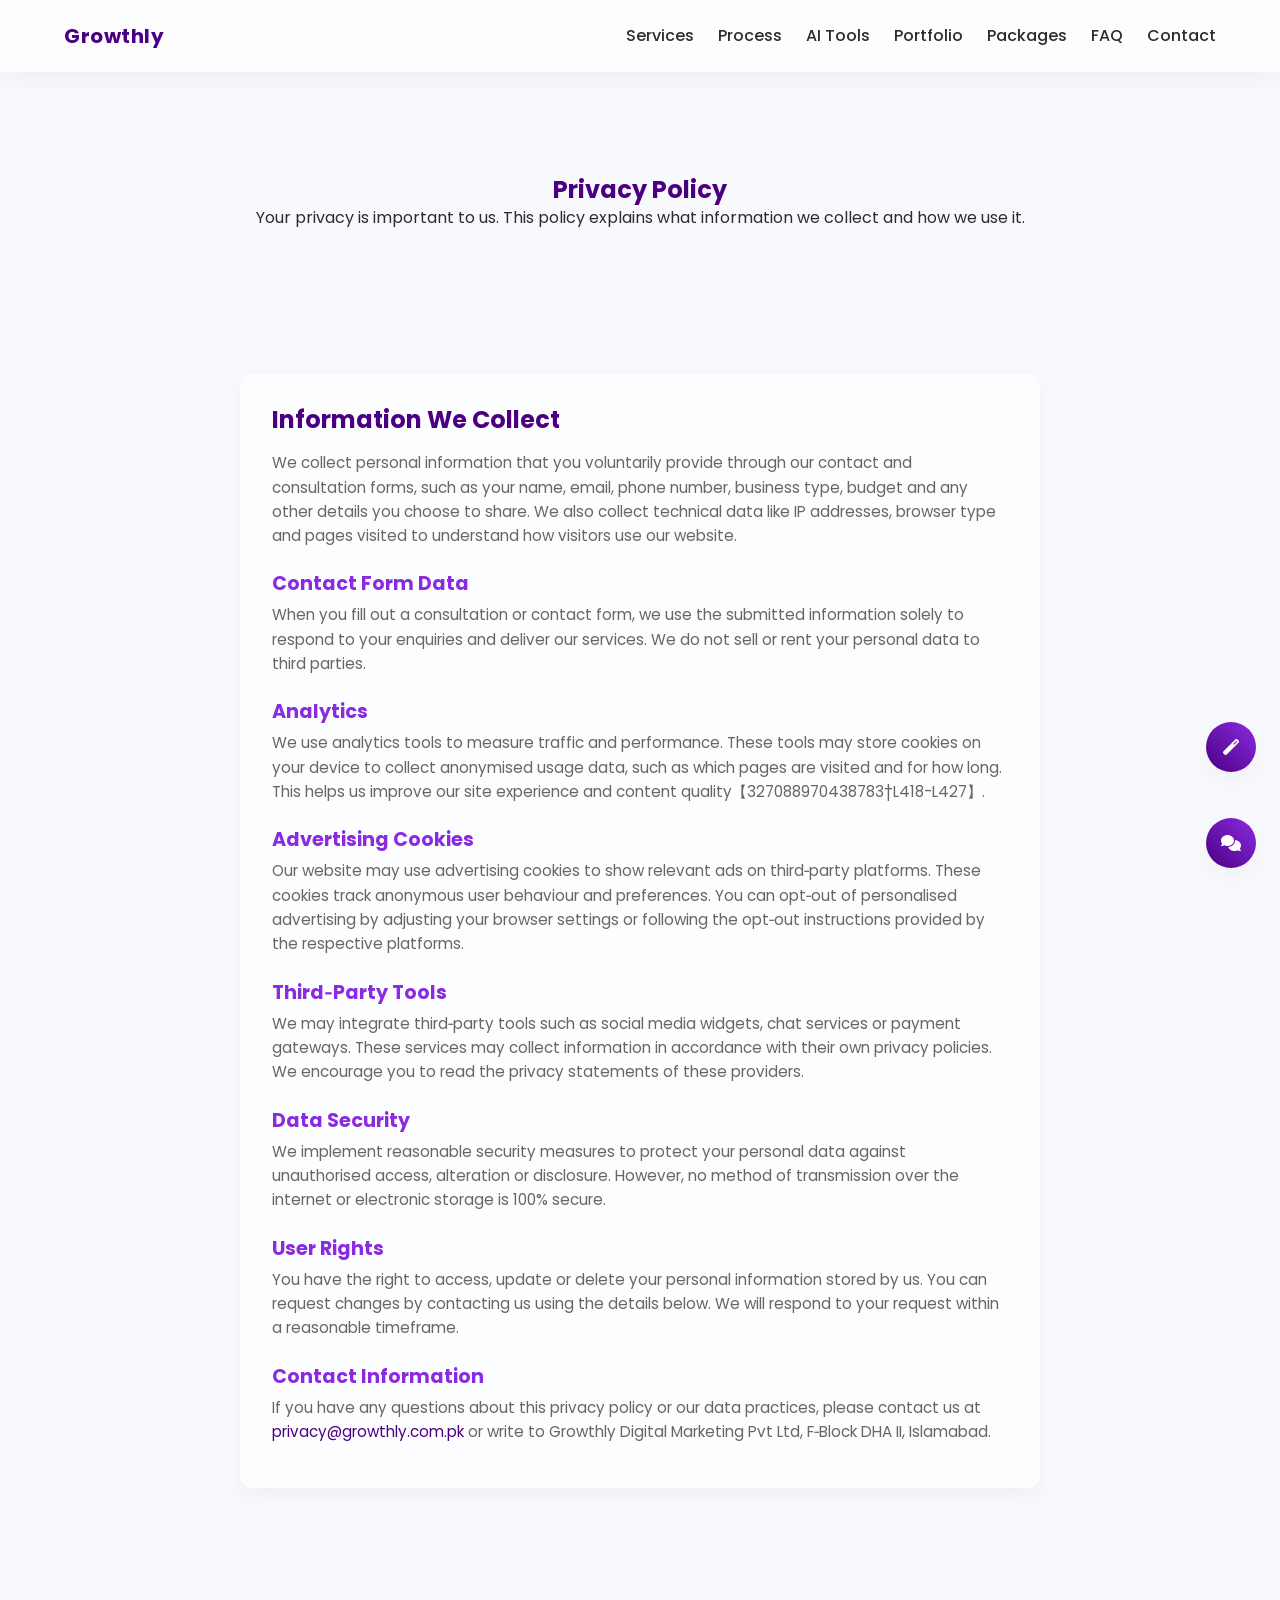
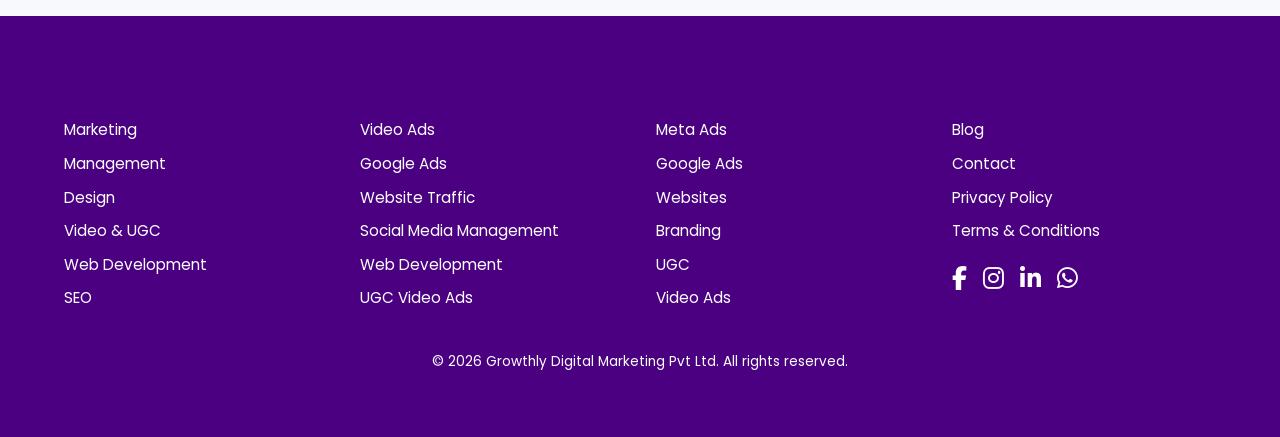
<file: privacy-policy.html>
<!DOCTYPE html>
<html lang="en">
<head>
  <meta charset="UTF-8">
  <meta name="viewport" content="width=device-width, initial-scale=1.0">
  <title>Privacy Policy | Growthly Digital Marketing Pvt Ltd</title>
  <link href="https://fonts.googleapis.com/css2?family=Poppins:wght@400;500;600;700&family=Inter:wght@400;500;700&display=swap" rel="stylesheet">
  <link rel="stylesheet" href="https://cdnjs.cloudflare.com/ajax/libs/font-awesome/6.5.0/css/all.min.css" integrity="sha512-kiCpzzmJB6WM8vi2w9l9zrERfa6hCndgGS+xwbVg6JyNm6GHsryV6BDtsIStBHROQEM0uQ2ZfZqgSr2w+B6MeQ==" crossorigin="anonymous" referrerpolicy="no-referrer" />
  <link rel="stylesheet" href="style.css">
  <style>
    .policy {
      max-width: 800px;
      margin: 0 auto;
      padding: 2rem;
      background: var(--glass-bg);
      backdrop-filter: blur(var(--glass-blur));
      border-radius: var(--border-radius);
      box-shadow: var(--shadow);
    }
    .policy h2 {
      margin-bottom: 1rem;
      color: var(--color-primary);
    }
    .policy h3 {
      margin-top: 1.5rem;
      margin-bottom: 0.5rem;
      color: var(--color-secondary);
      font-size: 1.2rem;
    }
    .policy p {
      font-size: 0.95rem;
      color: var(--color-text-muted);
      margin-bottom: 0.75rem;
    }
  </style>
</head>
<body>
  <header>
    <div class="container nav-wrapper">
      <div class="logo">Growthly</div>
      <nav>
        <ul class="nav-menu">
          <li><a href="index.html#services">Services</a></li>
          <li><a href="index.html#process">Process</a></li>
          <li><a href="index.html#ai">AI Tools</a></li>
          <li><a href="index.html#portfolio">Portfolio</a></li>
          <li><a href="index.html#packages">Packages</a></li>
          <li><a href="index.html#faq">FAQ</a></li>
          <li><a href="contact.html">Contact</a></li>
        </ul>
      </nav>
      <div class="hamburger"><span></span><span></span><span></span></div>
    </div>
    <div class="mobile-menu">
      <div class="close-btn"><i class="fas fa-times"></i></div>
      <ul>
        <li><a href="index.html#services">Services</a></li>
        <li><a href="index.html#process">Process</a></li>
        <li><a href="index.html#ai">AI Tools</a></li>
        <li><a href="index.html#portfolio">Portfolio</a></li>
        <li><a href="index.html#packages">Packages</a></li>
        <li><a href="index.html#faq">FAQ</a></li>
        <li><a href="contact.html">Contact</a></li>
      </ul>
      <div class="cta-buttons">
        <a href="index.html#packages" class="btn btn-primary">View Packages</a>
        <a href="contact.html" class="btn btn-outline">Book Consultation</a>
        <a href="https://wa.me/923194482187" class="btn btn-primary" target="_blank">WhatsApp Now</a>
      </div>
    </div>
  </header>

  <!-- Privacy Policy Content -->
  <section class="section" style="padding-top: calc(var(--nav-height) + 2rem);">
    <div class="container text-center">
      <h1>Privacy Policy</h1>
      <p>Your privacy is important to us. This policy explains what information we collect and how we use it.</p>
    </div>
  </section>
  <section class="section">
    <div class="policy">
      <h2>Information We Collect</h2>
      <p>We collect personal information that you voluntarily provide through our contact and consultation forms, such as your name, email, phone number, business type, budget and any other details you choose to share. We also collect technical data like IP addresses, browser type and pages visited to understand how visitors use our website.</p>
      
      <h3>Contact Form Data</h3>
      <p>When you fill out a consultation or contact form, we use the submitted information solely to respond to your enquiries and deliver our services. We do not sell or rent your personal data to third parties.</p>
      
      <h3>Analytics</h3>
      <p>We use analytics tools to measure traffic and performance. These tools may store cookies on your device to collect anonymised usage data, such as which pages are visited and for how long. This helps us improve our site experience and content quality【327088970438783†L418-L427】.</p>
      
      <h3>Advertising Cookies</h3>
      <p>Our website may use advertising cookies to show relevant ads on third‑party platforms. These cookies track anonymous user behaviour and preferences. You can opt‑out of personalised advertising by adjusting your browser settings or following the opt‑out instructions provided by the respective platforms.</p>
      
      <h3>Third‑Party Tools</h3>
      <p>We may integrate third‑party tools such as social media widgets, chat services or payment gateways. These services may collect information in accordance with their own privacy policies. We encourage you to read the privacy statements of these providers.</p>
      
      <h3>Data Security</h3>
      <p>We implement reasonable security measures to protect your personal data against unauthorised access, alteration or disclosure. However, no method of transmission over the internet or electronic storage is 100% secure.</p>
      
      <h3>User Rights</h3>
      <p>You have the right to access, update or delete your personal information stored by us. You can request changes by contacting us using the details below. We will respond to your request within a reasonable timeframe.</p>
      
      <h3>Contact Information</h3>
      <p>If you have any questions about this privacy policy or our data practices, please contact us at <a href="mailto:privacy@growthly.com.pk">privacy@growthly.com.pk</a> or write to Growthly Digital Marketing Pvt Ltd, F‑Block DHA II, Islamabad.</p>
    </div>
  </section>

  <!-- Footer -->
  <footer>
    <div class="container footer-grid">
      <div>
        <h4>Services</h4>
        <ul>
          <li><a href="index.html#services">Marketing</a></li>
          <li><a href="index.html#services">Management</a></li>
          <li><a href="index.html#services">Design</a></li>
          <li><a href="index.html#services">Video & UGC</a></li>
          <li><a href="index.html#services">Web Development</a></li>
          <li><a href="index.html#services">SEO</a></li>
        </ul>
      </div>
      <div>
        <h4>Packages</h4>
        <ul>
          <li><a href="packages.html">Video Ads</a></li>
          <li><a href="packages.html">Google Ads</a></li>
          <li><a href="packages.html">Website Traffic</a></li>
          <li><a href="packages.html">Social Media Management</a></li>
          <li><a href="packages.html">Web Development</a></li>
          <li><a href="packages.html">UGC Video Ads</a></li>
        </ul>
      </div>
      <div>
        <h4>Portfolio</h4>
        <ul>
          <li><a href="portfolio.html#portfolio">Meta Ads</a></li>
          <li><a href="portfolio.html#portfolio">Google Ads</a></li>
          <li><a href="portfolio.html#portfolio">Websites</a></li>
          <li><a href="portfolio.html#portfolio">Branding</a></li>
          <li><a href="portfolio.html#portfolio">UGC</a></li>
          <li><a href="portfolio.html#portfolio">Video Ads</a></li>
        </ul>
      </div>
      <div>
        <h4>Company</h4>
        <ul>
          <li><a href="blog.html">Blog</a></li>
          <li><a href="contact.html">Contact</a></li>
          <li><a href="privacy-policy.html">Privacy Policy</a></li>
          <li><a href="terms.html">Terms & Conditions</a></li>
        </ul>
        <div class="social-icons">
          <a href="https://www.facebook.com/growthlydigital" target="_blank"><i class="fab fa-facebook-f"></i></a>
          <a href="https://www.instagram.com/growthlydigital" target="_blank"><i class="fab fa-instagram"></i></a>
          <a href="https://www.linkedin.com/company/growthlydigital" target="_blank"><i class="fab fa-linkedin-in"></i></a>
          <a href="https://wa.me/923194482187" target="_blank"><i class="fab fa-whatsapp"></i></a>
        </div>
      </div>
    </div>
    <div class="container" style="margin-top:2rem;text-align:center;font-size:0.85rem;">
      &copy; 2026 Growthly Digital Marketing Pvt Ltd. All rights reserved.
    </div>
  </footer>

  <div class="floating-chat"><i class="fas fa-comments"></i></div>
  <div class="chatbox">
    <div class="chatbox-header">AI Assistant<span class="close">&times;</span></div>
    <div class="chatbox-body"></div>
    <div class="chatbox-footer">
      <input type="text" placeholder="Type your message...">
      <button type="button">Send</button>
    </div>
  </div>
  <div class="floating-generator" style="bottom:8rem;"><i class="fas fa-magic"></i></div>
  <div class="generator-box">
    <div class="generator-header">AI Ad Idea Generator<span class="close">&times;</span></div>
    <div class="generator-body">
      <form>
        <label>Business Name<br><input type="text" name="business" required></label><br><br>
        <label>Industry<br><input type="text" name="industry" required></label><br><br>
        <label>Product/Service<br><input type="text" name="service" required></label><br><br>
        <label>Target Audience<br><input type="text" name="audience" required></label><br><br>
        <label>Budget (PKR)<br><input type="number" name="budget" required></label><br><br>
        <label>Platform<br><select name="platform" required>
          <option value="Meta Ads">Meta Ads</option>
          <option value="Google Ads">Google Ads</option>
          <option value="YouTube Ads">YouTube Ads</option>
          <option value="TikTok Ads">TikTok Ads</option>
        </select></label><br><br>
        <label>Goal<br><input type="text" name="goal" placeholder="e.g., increase sales" required></label><br><br>
        <label>Tone<br><input type="text" name="tone" placeholder="e.g., friendly" required></label><br><br>
        <button type="submit" class="btn btn-primary" style="width:100%;">Generate Idea</button>
      </form>
      <div class="generator-results" style="margin-top:1rem;"></div>
    </div>
    <div class="generator-footer"></div>
  </div>
  <script src="script.js"></script>
</body>
</html>
</file>
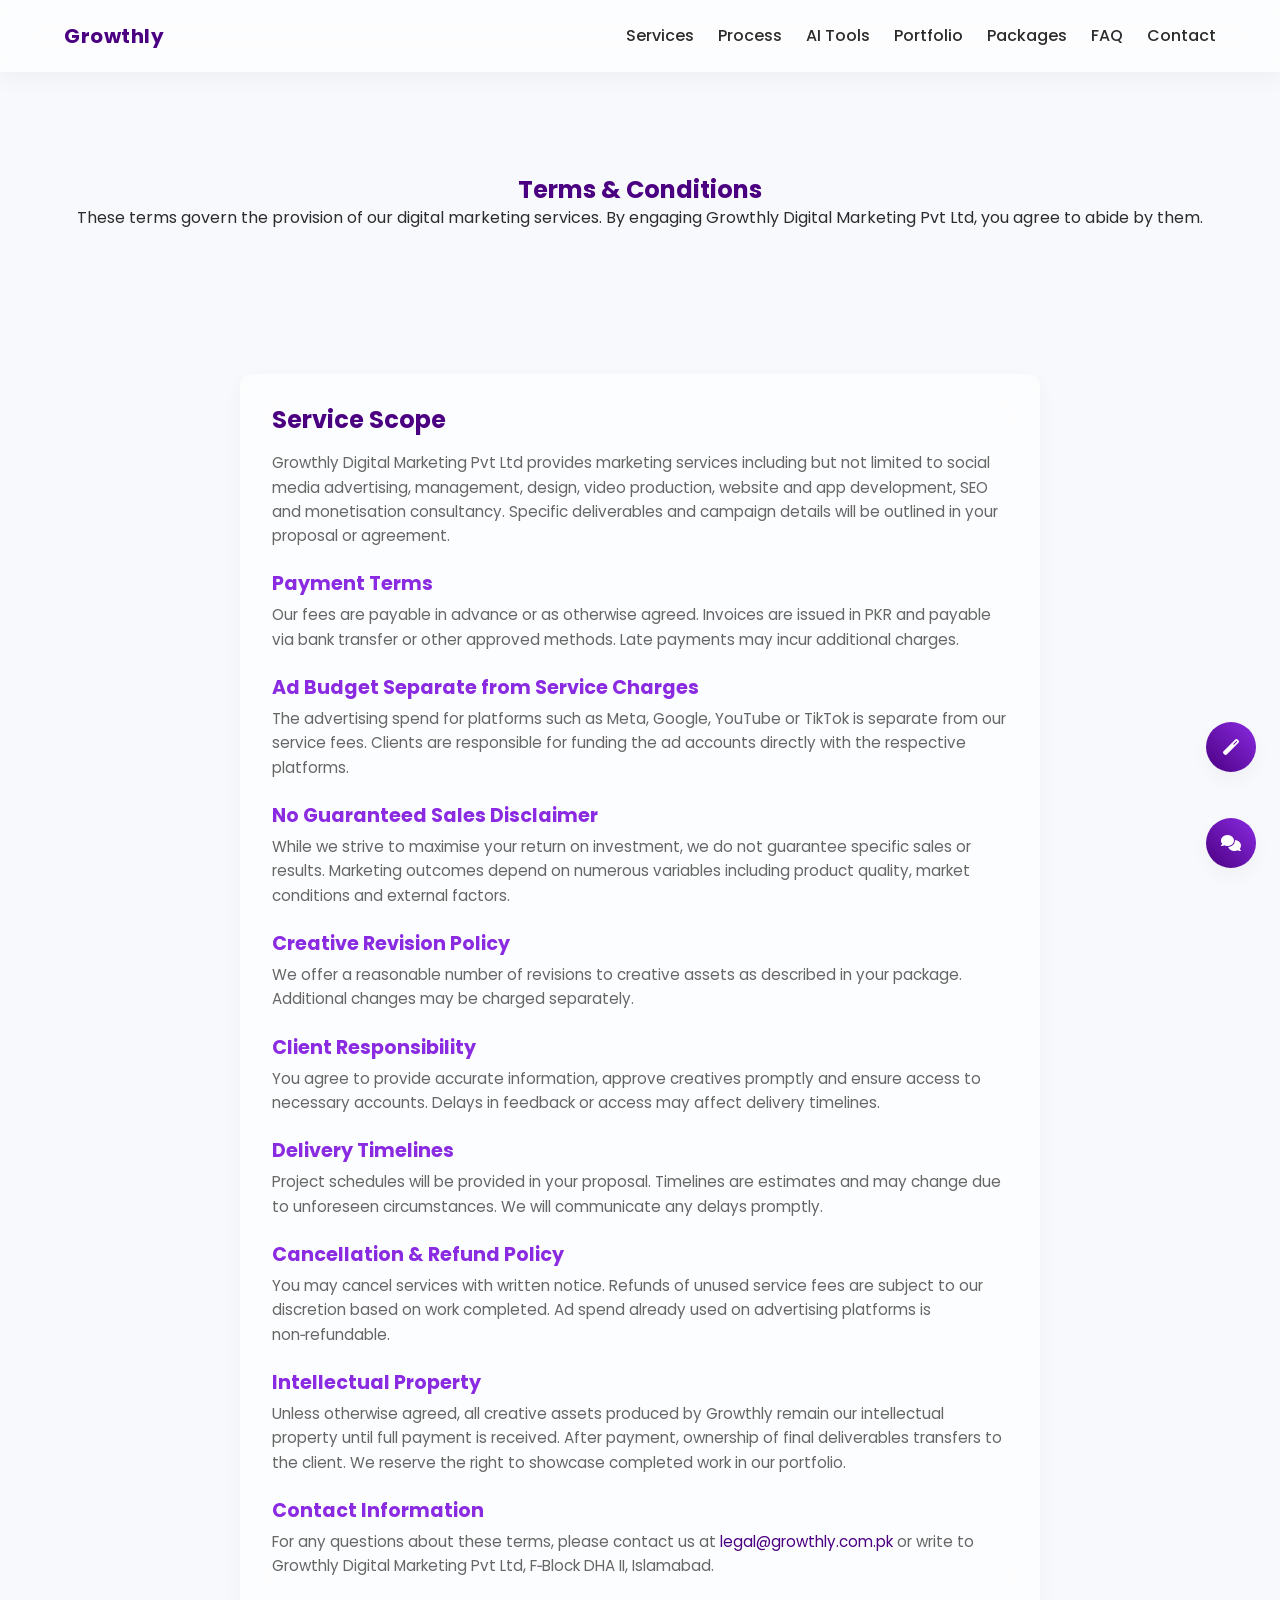
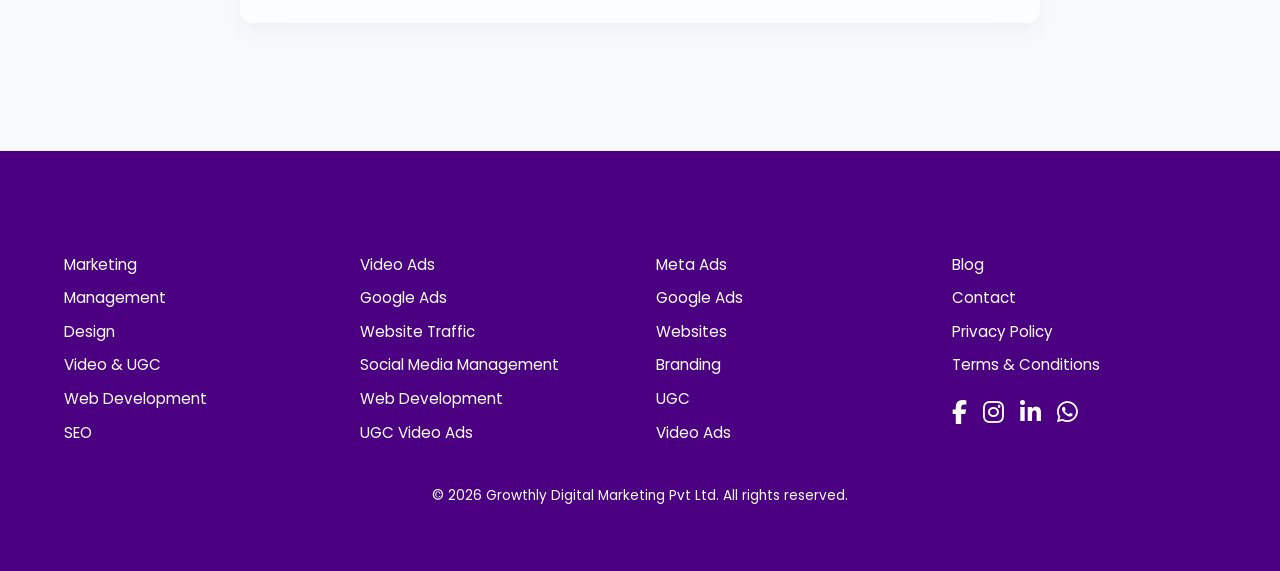
<file: terms.html>
<!DOCTYPE html>
<html lang="en">
<head>
  <meta charset="UTF-8">
  <meta name="viewport" content="width=device-width, initial-scale=1.0">
  <title>Terms & Conditions | Growthly Digital Marketing Pvt Ltd</title>
  <link href="https://fonts.googleapis.com/css2?family=Poppins:wght@400;500;600;700&family=Inter:wght@400;500;700&display=swap" rel="stylesheet">
  <link rel="stylesheet" href="https://cdnjs.cloudflare.com/ajax/libs/font-awesome/6.5.0/css/all.min.css" integrity="sha512-kiCpzzmJB6WM8vi2w9l9zrERfa6hCndgGS+xwbVg6JyNm6GHsryV6BDtsIStBHROQEM0uQ2ZfZqgSr2w+B6MeQ==" crossorigin="anonymous" referrerpolicy="no-referrer" />
  <link rel="stylesheet" href="style.css">
  <style>
    .terms {
      max-width: 800px;
      margin: 0 auto;
      padding: 2rem;
      background: var(--glass-bg);
      backdrop-filter: blur(var(--glass-blur));
      border-radius: var(--border-radius);
      box-shadow: var(--shadow);
    }
    .terms h2 {
      margin-bottom: 1rem;
      color: var(--color-primary);
    }
    .terms h3 {
      margin-top: 1.5rem;
      margin-bottom: 0.5rem;
      color: var(--color-secondary);
      font-size: 1.2rem;
    }
    .terms p {
      font-size: 0.95rem;
      color: var(--color-text-muted);
      margin-bottom: 0.75rem;
    }
  </style>
</head>
<body>
  <header>
    <div class="container nav-wrapper">
      <div class="logo">Growthly</div>
      <nav>
        <ul class="nav-menu">
          <li><a href="index.html#services">Services</a></li>
          <li><a href="index.html#process">Process</a></li>
          <li><a href="index.html#ai">AI Tools</a></li>
          <li><a href="index.html#portfolio">Portfolio</a></li>
          <li><a href="index.html#packages">Packages</a></li>
          <li><a href="index.html#faq">FAQ</a></li>
          <li><a href="contact.html">Contact</a></li>
        </ul>
      </nav>
      <div class="hamburger"><span></span><span></span><span></span></div>
    </div>
    <div class="mobile-menu">
      <div class="close-btn"><i class="fas fa-times"></i></div>
      <ul>
        <li><a href="index.html#services">Services</a></li>
        <li><a href="index.html#process">Process</a></li>
        <li><a href="index.html#ai">AI Tools</a></li>
        <li><a href="index.html#portfolio">Portfolio</a></li>
        <li><a href="index.html#packages">Packages</a></li>
        <li><a href="index.html#faq">FAQ</a></li>
        <li><a href="contact.html">Contact</a></li>
      </ul>
      <div class="cta-buttons">
        <a href="index.html#packages" class="btn btn-primary">View Packages</a>
        <a href="contact.html" class="btn btn-outline">Book Consultation</a>
        <a href="https://wa.me/923194482187" class="btn btn-primary" target="_blank">WhatsApp Now</a>
      </div>
    </div>
  </header>

  <section class="section" style="padding-top: calc(var(--nav-height) + 2rem);">
    <div class="container text-center">
      <h1>Terms & Conditions</h1>
      <p>These terms govern the provision of our digital marketing services. By engaging Growthly Digital Marketing Pvt Ltd, you agree to abide by them.</p>
    </div>
  </section>
  <section class="section">
    <div class="terms">
      <h2>Service Scope</h2>
      <p>Growthly Digital Marketing Pvt Ltd provides marketing services including but not limited to social media advertising, management, design, video production, website and app development, SEO and monetisation consultancy. Specific deliverables and campaign details will be outlined in your proposal or agreement.</p>
      
      <h3>Payment Terms</h3>
      <p>Our fees are payable in advance or as otherwise agreed. Invoices are issued in PKR and payable via bank transfer or other approved methods. Late payments may incur additional charges.</p>
      
      <h3>Ad Budget Separate from Service Charges</h3>
      <p>The advertising spend for platforms such as Meta, Google, YouTube or TikTok is separate from our service fees. Clients are responsible for funding the ad accounts directly with the respective platforms.</p>
      
      <h3>No Guaranteed Sales Disclaimer</h3>
      <p>While we strive to maximise your return on investment, we do not guarantee specific sales or results. Marketing outcomes depend on numerous variables including product quality, market conditions and external factors.</p>
      
      <h3>Creative Revision Policy</h3>
      <p>We offer a reasonable number of revisions to creative assets as described in your package. Additional changes may be charged separately.</p>
      
      <h3>Client Responsibility</h3>
      <p>You agree to provide accurate information, approve creatives promptly and ensure access to necessary accounts. Delays in feedback or access may affect delivery timelines.</p>
      
      <h3>Delivery Timelines</h3>
      <p>Project schedules will be provided in your proposal. Timelines are estimates and may change due to unforeseen circumstances. We will communicate any delays promptly.</p>
      
      <h3>Cancellation & Refund Policy</h3>
      <p>You may cancel services with written notice. Refunds of unused service fees are subject to our discretion based on work completed. Ad spend already used on advertising platforms is non‑refundable.</p>
      
      <h3>Intellectual Property</h3>
      <p>Unless otherwise agreed, all creative assets produced by Growthly remain our intellectual property until full payment is received. After payment, ownership of final deliverables transfers to the client. We reserve the right to showcase completed work in our portfolio.</p>
      
      <h3>Contact Information</h3>
      <p>For any questions about these terms, please contact us at <a href="mailto:legal@growthly.com.pk">legal@growthly.com.pk</a> or write to Growthly Digital Marketing Pvt Ltd, F‑Block DHA II, Islamabad.</p>
    </div>
  </section>
  
  <footer>
    <div class="container footer-grid">
      <div>
        <h4>Services</h4>
        <ul>
          <li><a href="index.html#services">Marketing</a></li>
          <li><a href="index.html#services">Management</a></li>
          <li><a href="index.html#services">Design</a></li>
          <li><a href="index.html#services">Video & UGC</a></li>
          <li><a href="index.html#services">Web Development</a></li>
          <li><a href="index.html#services">SEO</a></li>
        </ul>
      </div>
      <div>
        <h4>Packages</h4>
        <ul>
          <li><a href="packages.html">Video Ads</a></li>
          <li><a href="packages.html">Google Ads</a></li>
          <li><a href="packages.html">Website Traffic</a></li>
          <li><a href="packages.html">Social Media Management</a></li>
          <li><a href="packages.html">Web Development</a></li>
          <li><a href="packages.html">UGC Video Ads</a></li>
        </ul>
      </div>
      <div>
        <h4>Portfolio</h4>
        <ul>
          <li><a href="portfolio.html#portfolio">Meta Ads</a></li>
          <li><a href="portfolio.html#portfolio">Google Ads</a></li>
          <li><a href="portfolio.html#portfolio">Websites</a></li>
          <li><a href="portfolio.html#portfolio">Branding</a></li>
          <li><a href="portfolio.html#portfolio">UGC</a></li>
          <li><a href="portfolio.html#portfolio">Video Ads</a></li>
        </ul>
      </div>
      <div>
        <h4>Company</h4>
        <ul>
          <li><a href="blog.html">Blog</a></li>
          <li><a href="contact.html">Contact</a></li>
          <li><a href="privacy-policy.html">Privacy Policy</a></li>
          <li><a href="terms.html">Terms & Conditions</a></li>
        </ul>
        <div class="social-icons">
          <a href="https://www.facebook.com/growthlydigital" target="_blank"><i class="fab fa-facebook-f"></i></a>
          <a href="https://www.instagram.com/growthlydigital" target="_blank"><i class="fab fa-instagram"></i></a>
          <a href="https://www.linkedin.com/company/growthlydigital" target="_blank"><i class="fab fa-linkedin-in"></i></a>
          <a href="https://wa.me/923194482187" target="_blank"><i class="fab fa-whatsapp"></i></a>
        </div>
      </div>
    </div>
    <div class="container" style="margin-top:2rem;text-align:center;font-size:0.85rem;">
      &copy; 2026 Growthly Digital Marketing Pvt Ltd. All rights reserved.
    </div>
  </footer>

  <div class="floating-chat"><i class="fas fa-comments"></i></div>
  <div class="chatbox">
    <div class="chatbox-header">AI Assistant<span class="close">&times;</span></div>
    <div class="chatbox-body"></div>
    <div class="chatbox-footer">
      <input type="text" placeholder="Type your message...">
      <button type="button">Send</button>
    </div>
  </div>
  <div class="floating-generator" style="bottom:8rem;"><i class="fas fa-magic"></i></div>
  <div class="generator-box">
    <div class="generator-header">AI Ad Idea Generator<span class="close">&times;</span></div>
    <div class="generator-body">
      <form>
        <label>Business Name<br><input type="text" name="business" required></label><br><br>
        <label>Industry<br><input type="text" name="industry" required></label><br><br>
        <label>Product/Service<br><input type="text" name="service" required></label><br><br>
        <label>Target Audience<br><input type="text" name="audience" required></label><br><br>
        <label>Budget (PKR)<br><input type="number" name="budget" required></label><br><br>
        <label>Platform<br><select name="platform" required>
          <option value="Meta Ads">Meta Ads</option>
          <option value="Google Ads">Google Ads</option>
          <option value="YouTube Ads">YouTube Ads</option>
          <option value="TikTok Ads">TikTok Ads</option>
        </select></label><br><br>
        <label>Goal<br><input type="text" name="goal" placeholder="e.g., increase sales" required></label><br><br>
        <label>Tone<br><input type="text" name="tone" placeholder="e.g., friendly" required></label><br><br>
        <button type="submit" class="btn btn-primary" style="width:100%;">Generate Idea</button>
      </form>
      <div class="generator-results" style="margin-top:1rem;"></div>
    </div>
    <div class="generator-footer"></div>
  </div>
  <script src="script.js"></script>
</body>
</html>
</file>
<file: style.css>
/*
 * Growthly Digital Marketing Website Styles
 *
 * This stylesheet defines the core visual language for the Growthly
 * website. It takes inspiration from 2026 web‑design trends such
 * as gentle colour palettes with bold accent hues, glassmorphism,
 * micro‑animations and bento style card layouts【327088970438783†L148-L160】【327088970438783†L175-L187】. The
 * design emphasises soft gradients and translucent layers to create
 * depth without sacrificing performance【327088970438783†L220-L229】. Variables at
 * the top of the file make it easy to adjust colours and spacing.
 */

/* CSS custom properties for easy theming */
:root {
  --color-primary: #4B0082;        /* Deep Purple */
  --color-secondary: #8A2BE2;      /* Electric Violet */
  --color-accent: #FF2DB6;         /* Neon Pink */
  --color-warning: #FFC107;        /* Accent Yellow */
  --color-light-bg: #F8F9FC;       /* Light background */
  --color-light-alt: #F3EEFF;      /* Soft lavender */
  --color-light-shade: #EEF1F7;    /* Pale blue */
  --color-white: #FFFFFF;
  --color-text: #2d2c2d;           /* Dark grey for high contrast */
  --color-text-muted: #666;        /* Muted text */
  --nav-height: 72px;
  --shadow: 0 8px 20px rgba(0, 0, 0, 0.04);
  --transition: 0.3s ease;
  --border-radius: 12px;
  --glass-bg: rgba(255, 255, 255, 0.6);
  --glass-blur: 20px;
  --ticker-bg: #EEEAFD;
}

/* Global resets and typography */
* {
  margin: 0;
  padding: 0;
  box-sizing: border-box;
}

html {
  scroll-behavior: smooth;
  font-size: 16px;
}

body {
  font-family: 'Poppins', 'Inter', 'Plus Jakarta Sans', sans-serif;
  color: var(--color-text);
  background-color: var(--color-light-bg);
  line-height: 1.6;
  overflow-x: hidden;
}

img {
  max-width: 100%;
  height: auto;
  display: block;
}

h1, h2, h3, h4 {
  font-weight: 700;
  color: var(--color-primary);
  line-height: 1.2;
}

p {
  margin-bottom: 1rem;
  color: var(--color-text);
}

a {
  color: var(--color-primary);
  text-decoration: none;
  transition: color var(--transition);
}

a:hover {
  color: var(--color-secondary);
}

/* Utility classes */
.container {
  width: 90%;
  max-width: 1200px;
  margin: 0 auto;
}

.btn {
  display: inline-block;
  padding: 0.75rem 1.5rem;
  border-radius: 30px;
  font-weight: 600;
  transition: background var(--transition), box-shadow var(--transition);
  cursor: pointer;
  border: none;
  color: var(--color-white);
  text-align: center;
}

.btn-primary {
  background: linear-gradient(90deg, var(--color-primary), var(--color-secondary));
}

.btn-primary:hover {
  box-shadow: 0 4px 12px rgba(0,0,0,0.15);
}

.btn-outline {
  background: transparent;
  border: 2px solid var(--color-primary);
  color: var(--color-primary);
}

.btn-outline:hover {
  background: var(--color-primary);
  color: var(--color-white);
}

.section {
  padding: 4rem 0;
  position: relative;
}

.text-center {
  text-align: center;
}

/* Navigation */
header {
  width: 100%;
  position: sticky;
  top: 0;
  z-index: 1000;
  backdrop-filter: blur(var(--glass-blur));
  background-color: var(--glass-bg);
  box-shadow: var(--shadow);
}

.nav-wrapper {
  display: flex;
  align-items: center;
  justify-content: space-between;
  height: var(--nav-height);
}

.logo {
  font-size: 1.25rem;
  font-weight: 700;
  color: var(--color-primary);
  letter-spacing: 0.5px;
}

.nav-menu {
  display: flex;
  align-items: center;
  gap: 1.5rem;
  list-style: none;
}

.nav-menu li a {
  font-weight: 500;
  color: var(--color-text);
  position: relative;
  padding: 0.5rem 0;
}

.nav-menu li a::after {
  content: '';
  position: absolute;
  left: 0;
  bottom: -2px;
  width: 100%;
  height: 2px;
  background: linear-gradient(90deg, var(--color-primary), var(--color-secondary));
  transform: scaleX(0);
  transform-origin: left;
  transition: transform var(--transition);
}

.nav-menu li a:hover::after {
  transform: scaleX(1);
}

.hamburger {
  display: none;
  flex-direction: column;
  justify-content: space-between;
  width: 24px;
  height: 18px;
  cursor: pointer;
}

.hamburger span {
  height: 3px;
  width: 100%;
  background: var(--color-primary);
  border-radius: 2px;
  transition: all 0.3s ease;
}

/* Mobile menu overlay */
.mobile-menu {
  position: fixed;
  top: 0;
  right: -100%;
  width: 80%;
  height: 100vh;
  background-color: var(--color-light-bg);
  box-shadow: -4px 0 12px rgba(0, 0, 0, 0.05);
  transition: right var(--transition);
  z-index: 999;
  display: flex;
  flex-direction: column;
  padding: 2rem;
}

.mobile-menu.active {
  right: 0;
}

.mobile-menu .close-btn {
  align-self: flex-end;
  font-size: 1.5rem;
  color: var(--color-primary);
  cursor: pointer;
  margin-bottom: 1.5rem;
}

.mobile-menu ul {
  list-style: none;
  margin-bottom: 2rem;
}

.mobile-menu ul li {
  margin-bottom: 1rem;
}

.mobile-menu ul li a {
  font-size: 1.2rem;
  color: var(--color-text);
  font-weight: 500;
}

.mobile-menu .cta-buttons {
  margin-top: auto;
}

.mobile-menu .cta-buttons a {
  display: block;
  margin-bottom: 1rem;
  padding: 0.75rem;
  border-radius: 30px;
  text-align: center;
}

/* Hero section */
.hero {
  display: flex;
  flex-wrap: wrap;
  align-items: center;
  justify-content: space-between;
  gap: 2rem;
  padding-top: calc(var(--nav-height) + 4rem);
}

.hero-content {
  flex: 1 1 500px;
}

.hero-content h1 {
  font-size: clamp(2rem, 5vw, 3rem);
  margin-bottom: 1rem;
  color: var(--color-primary);
}

.hero-content p {
  font-size: 1.125rem;
  margin-bottom: 2rem;
  color: var(--color-text);
}

.cta-group {
  display: flex;
  flex-wrap: wrap;
  gap: 1rem;
}

.hero-stats {
  display: flex;
  flex-wrap: wrap;
  gap: 1.5rem;
  margin-top: 2rem;
}

.stat {
  background: var(--glass-bg);
  backdrop-filter: blur(var(--glass-blur));
  border-radius: var(--border-radius);
  padding: 1rem 1.5rem;
  min-width: 140px;
  text-align: center;
  box-shadow: var(--shadow);
}

.stat h3 {
  font-size: 1.5rem;
  margin-bottom: 0.25rem;
  color: var(--color-primary);
}

.stat span {
  font-size: 0.875rem;
  color: var(--color-text-muted);
}

.hero-image {
  flex: 1 1 400px;
  position: relative;
}

.hero-image img {
  border-radius: var(--border-radius);
  box-shadow: 0 12px 30px rgba(0,0,0,0.1);
}

/* Ticker */
.ticker {
  background: var(--ticker-bg);
  overflow: hidden;
  padding: 1rem 0;
  border-top: 1px solid #ddd;
  border-bottom: 1px solid #ddd;
}

.ticker-content {
  display: flex;
  gap: 2rem;
  animation: ticker-scroll 20s linear infinite;
}

.ticker-item {
  white-space: nowrap;
  font-weight: 600;
  font-size: 0.9rem;
  color: var(--color-primary);
}

@keyframes ticker-scroll {
  0%   { transform: translateX(0); }
  100% { transform: translateX(-50%); }
}

/* Card grid */
.cards {
  display: grid;
  gap: 2rem;
  grid-template-columns: repeat(auto-fit, minmax(250px, 1fr));
}

.card {
  background: var(--glass-bg);
  backdrop-filter: blur(var(--glass-blur));
  padding: 2rem;
  border-radius: var(--border-radius);
  box-shadow: var(--shadow);
  transition: transform var(--transition), box-shadow var(--transition);
  position: relative;
}

.card:hover {
  transform: translateY(-5px);
  box-shadow: 0 12px 24px rgba(0,0,0,0.1);
}

.card .icon {
  font-size: 2rem;
  color: var(--color-secondary);
  margin-bottom: 1rem;
}

.card h3 {
  margin-bottom: 0.5rem;
  color: var(--color-primary);
}

.card p {
  font-size: 0.95rem;
  color: var(--color-text-muted);
}

/* Process steps */
.process {
  display: flex;
  flex-wrap: wrap;
  justify-content: space-between;
  gap: 2rem;
}

.step {
  flex: 1 1 calc(100% / 6 - 2rem);
  text-align: center;
  position: relative;
}

.step .step-num {
  width: 40px;
  height: 40px;
  line-height: 40px;
  border-radius: 50%;
  background: linear-gradient(45deg, var(--color-primary), var(--color-secondary));
  color: var(--color-white);
  font-weight: 700;
  margin: 0 auto 0.5rem;
}

.step h4 {
  margin-bottom: 0.25rem;
  font-size: 1rem;
  color: var(--color-primary);
}

.step p {
  font-size: 0.875rem;
  color: var(--color-text-muted);
}

/* Section separators */
.section-title {
  font-size: 1.75rem;
  text-align: center;
  margin-bottom: 3rem;
  color: var(--color-primary);
}

/* FAQ Accordion */
.faq {
  max-width: 800px;
  margin: 0 auto;
}

.faq-item {
  border-bottom: 1px solid #ddd;
  padding: 1rem 0;
}

.faq-question {
  display: flex;
  justify-content: space-between;
  cursor: pointer;
  font-weight: 600;
  color: var(--color-primary);
}

.faq-answer {
  max-height: 0;
  overflow: hidden;
  transition: max-height var(--transition);
  color: var(--color-text-muted);
  margin-top: 0.5rem;
}

.faq-item.active .faq-answer {
  max-height: 200px;
}

/* Advertisements */
.ad-slot {
  background: var(--color-light-alt);
  border: 2px dashed #ccc;
  padding: 2rem;
  text-align: center;
  border-radius: var(--border-radius);
  color: var(--color-text-muted);
  font-style: italic;
}

/* Footer */
footer {
  background: var(--color-primary);
  color: var(--color-white);
  padding: 4rem 0;
  margin-top: 4rem;
}

footer .footer-grid {
  display: grid;
  gap: 2rem;
  grid-template-columns: repeat(auto-fit, minmax(200px, 1fr));
}

footer h4 {
  margin-bottom: 1rem;
  font-size: 1.1rem;
}

footer ul {
  list-style: none;
}

footer ul li {
  margin-bottom: 0.5rem;
}

footer ul li a {
  color: var(--color-white);
  font-size: 0.95rem;
  transition: color var(--transition);
}

footer ul li a:hover {
  color: var(--color-warning);
}

footer .social-icons {
  display: flex;
  gap: 1rem;
  margin-top: 1rem;
}

footer .social-icons a {
  color: var(--color-white);
  font-size: 1.5rem;
  transition: color var(--transition);
}

footer .social-icons a:hover {
  color: var(--color-warning);
}

/* Floating buttons */
.floating-chat, .floating-generator {
  position: fixed;
  bottom: 2rem;
  right: 1.5rem;
  width: 50px;
  height: 50px;
  border-radius: 50%;
  display: flex;
  align-items: center;
  justify-content: center;
  background: linear-gradient(45deg, var(--color-primary), var(--color-secondary));
  color: var(--color-white);
  cursor: pointer;
  box-shadow: var(--shadow);
  transition: transform var(--transition);
  z-index: 100;
}

.floating-chat:hover, .floating-generator:hover {
  transform: scale(1.05);
}

/* Chatbot and generator popups */
.chatbox, .generator-box {
  position: fixed;
  bottom: 6rem;
  right: 1.5rem;
  width: 320px;
  max-height: 70vh;
  background: var(--glass-bg);
  backdrop-filter: blur(var(--glass-blur));
  border-radius: var(--border-radius);
  box-shadow: var(--shadow);
  overflow: hidden;
  display: none;
  flex-direction: column;
  z-index: 1000;
}

.chatbox.active, .generator-box.active {
  display: flex;
}

.chatbox-header, .generator-header {
  background: linear-gradient(90deg, var(--color-primary), var(--color-secondary));
  color: var(--color-white);
  padding: 1rem;
  font-weight: 600;
  display: flex;
  justify-content: space-between;
  align-items: center;
}

.chatbox-header .close, .generator-header .close {
  cursor: pointer;
  font-weight: 700;
}

.chatbox-body, .generator-body {
  padding: 1rem;
  overflow-y: auto;
  flex-grow: 1;
}

.chatbox-body .message {
  margin-bottom: 1rem;
  display: flex;
  flex-direction: column;
}

.chatbox-body .message.user {
  align-items: flex-end;
}

.chatbox-body .message .bubble {
  max-width: 80%;
  padding: 0.5rem 1rem;
  border-radius: 20px;
  color: var(--color-text);
  background: var(--color-light-alt);
  position: relative;
}

.chatbox-body .message.user .bubble {
  background: var(--color-secondary);
  color: var(--color-white);
}

.chatbox-footer, .generator-footer {
  padding: 0.5rem;
  display: flex;
  gap: 0.5rem;
  align-items: center;
  border-top: 1px solid #ddd;
}

.chatbox-footer input, .generator-footer input,
.generator-footer select {
  flex-grow: 1;
  padding: 0.5rem;
  border: 1px solid #ccc;
  border-radius: 4px;
  font-size: 0.875rem;
}

.chatbox-footer button, .generator-footer button {
  padding: 0.5rem 0.75rem;
  border: none;
  border-radius: 4px;
  background: var(--color-secondary);
  color: var(--color-white);
  cursor: pointer;
  transition: opacity var(--transition);
}

.chatbox-footer button:hover, .generator-footer button:hover {
  opacity: 0.8;
}

/* Responsive design */
@media (max-width: 992px) {
  .hero {
    flex-direction: column;
    padding-top: calc(var(--nav-height) + 2rem);
  }
  .nav-menu {
    display: none;
  }
  .hamburger {
    display: flex;
  }
  .step {
    flex: 1 1 100%;
  }
  .process {
    gap: 1.5rem;
  }
}

@media (max-width: 576px) {
  html {
    font-size: 15px;
  }
  .hero-content h1 {
    font-size: 2rem;
  }
  .hero-content p {
    font-size: 1rem;
  }
  .stat {
    padding: 0.75rem 1rem;
  }
}
</file>
